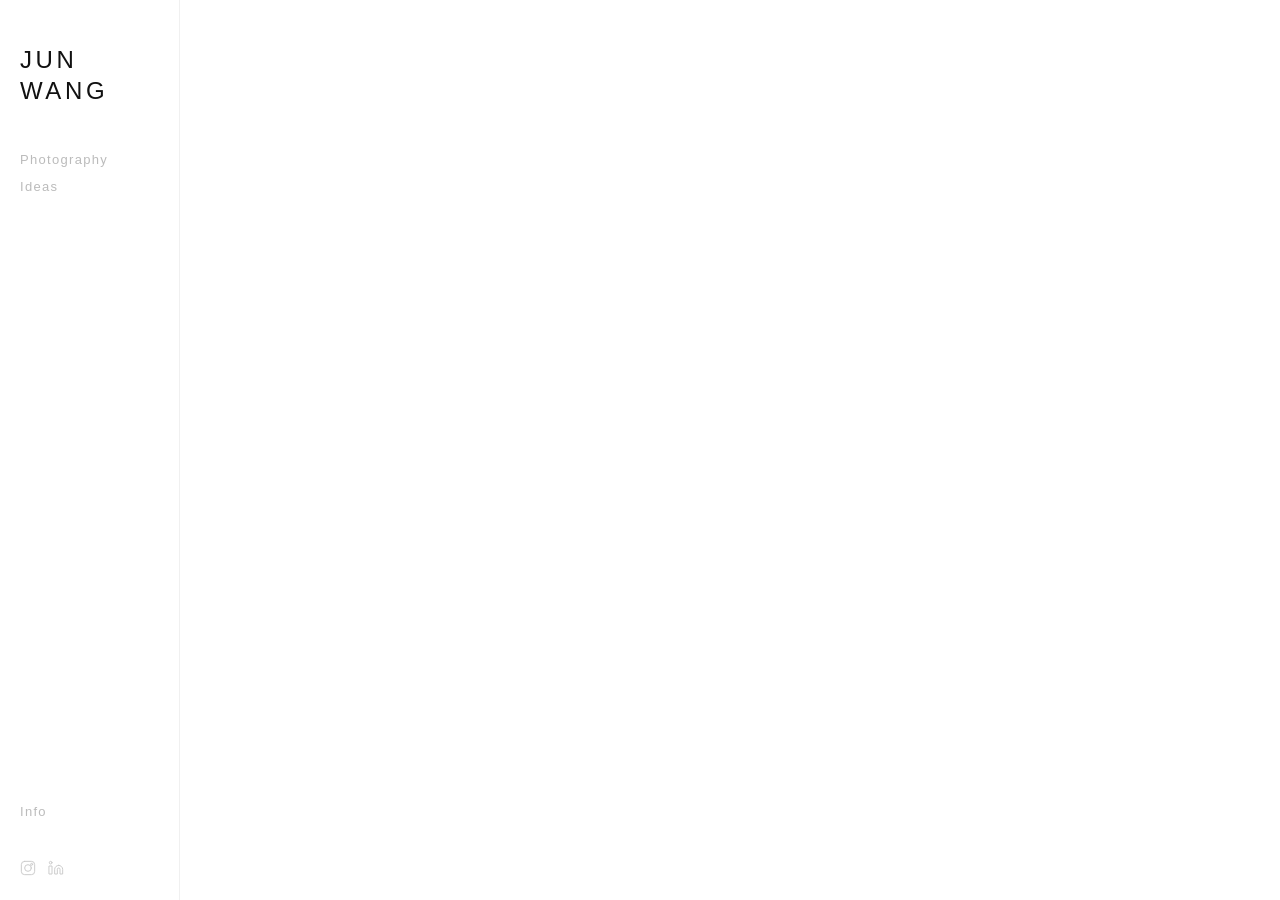
<file: index.html>
<!DOCTYPE html>
<html lang="en">
<head>
  <meta charset="UTF-8">
  <meta name="viewport" content="width=device-width, initial-scale=1.0">
  <title>Jun Wang</title>
  <meta property="og:title" content="Jun Wang — Photography">
  <meta property="og:type" content="website">
  <meta property="og:image" content="https://junwang.io/projects/cycles/photos-web/couples/1-DSCF2689-2.jpg">
  <meta name="twitter:card" content="summary_large_image">
  <link rel="stylesheet" href="style.css">
</head>
<body>
  <div class="layout">
    <div class="mobile-banner">
      <button class="hamburger" aria-label="Menu">
        <span></span><span></span><span></span>
      </button>
      <a href="index.html" class="site-name-mobile">Jun Wang</a>
    </div>

    <aside class="sidebar">
      <a href="index.html" class="site-name">Jun<br>Wang</a>

      <nav class="sidebar-nav">
        <div class="nav-group">
          <a href="#" class="nav-item projects-toggle">Photography</a>
          <div class="projects-dropdown">
            <a href="#cycles" class="sub-item" data-project="cycles">Cycles</a>
            <a href="#blank-out" class="sub-item" data-project="blank-out">Blank Out</a>
          </div>
        </div>
        <div class="nav-group">
          <a href="#" class="nav-item projects-toggle">Ideas</a>
          <div class="projects-dropdown">
            <a href="#education" class="sub-item" data-project="education">Education</a>
          </div>
        </div>

        <div class="nav-bottom">
          <a href="info.html" class="nav-item">Info</a>
        </div>
      </nav>

      <div class="sidebar-social">
        <a href="https://www.instagram.com/wang2hhhhh" target="_blank" rel="noopener" aria-label="Instagram">
          <svg width="16" height="16" viewBox="0 0 24 24" fill="none" stroke="currentColor" stroke-width="1.5" stroke-linecap="round" stroke-linejoin="round"><rect x="2" y="2" width="20" height="20" rx="5"/><circle cx="12" cy="12" r="5"/><circle cx="17.5" cy="6.5" r="1.5"/></svg>
        </a>
        <a href="https://www.linkedin.com/in/jun-wang-501159133" target="_blank" rel="noopener" aria-label="LinkedIn">
          <svg width="16" height="16" viewBox="0 0 24 24" fill="none" stroke="currentColor" stroke-width="1.5" stroke-linecap="round" stroke-linejoin="round"><path d="M16 8a6 6 0 0 1 6 6v7h-4v-7a2 2 0 0 0-4 0v7h-4v-7a6 6 0 0 1 6-6z"/><rect x="2" y="9" width="4" height="12"/><circle cx="4" cy="4" r="2"/></svg>
        </a>
      </div>
    </aside>

    <div class="sidebar-overlay"></div>

    <main class="main-content" id="project-content"></main>
  </div>

  <script>
    const projects = {
      cycles: {
        title: "Cycles",
        year: "",
        description: "Nothing is new under the sun \u2014 history only repeats itself in mysterious cycles. This project is my way of discovering and consolidating the cycles I fantasize about \u2014 from everyday repeating objects to the cycles we live through in our relationships, our bodies, and the systems around us.",
        series: [
          {
            name: "Relation",
            photos: [
              "projects/cycles/photos-web/couples/1-DSCF2689-2.jpg",
              "projects/cycles/photos-web/couples/2-DSCF2381.jpg",
              "projects/cycles/photos-web/couples/3-DSCF2013-2.jpg",
              "projects/cycles/photos-web/couples/4-DSCF2221-2.jpg",
              "projects/cycles/photos-web/couples/5-DSCF1830-2.jpg",
              "projects/cycles/photos-web/couples/6-DSCF2208-2.jpg"
            ]
          },
          {
            name: "Daily",
            photos: [
              "projects/cycles/photos-web/daily/DSCF3567-2.jpg",
              "projects/cycles/photos-web/daily/DSCF3573-2.jpg",
              "projects/cycles/photos-web/daily/DSCF3580-2.jpg",
              "projects/cycles/photos-web/daily/DSCF3588-2.jpg"
            ]
          },
          {
            name: "Self",
            photos: [
              "projects/cycles/photos-web/individual/1-DSCF2587-2.jpg",
              "projects/cycles/photos-web/individual/2-DSCF2739-2.jpg",
              "projects/cycles/photos-web/individual/3-DSCF2316-2.jpg",
              "projects/cycles/photos-web/individual/4-DSCF2743-2.jpg",
              "projects/cycles/photos-web/individual/5-DSCF2782-5.jpg",
              "projects/cycles/photos-web/individual/6-DSCF2977-2.jpg"
            ]
          },
          {
            name: "Sun",
            photos: [
              "projects/cycles/photos-web/sun/DSCF3458-2.jpg",
              "projects/cycles/photos-web/sun/DSCF3498-2.jpg",
              "projects/cycles/photos-web/sun/DSCF3522-2.jpg",
              "projects/cycles/photos-web/sun/DSCF3530-2.jpg"
            ]
          }
        ]
      },
      "blank-out": {
        title: "Blank Out",
        year: "",
        description: "",
        photos: [
          "projects/blank-out/photos-web/R0005862.JPG",
          "projects/blank-out/photos-web/R0005867.JPG",
          "projects/blank-out/photos-web/R0005868.JPG",
          "projects/blank-out/photos-web/R0005869.JPG",
          "projects/blank-out/photos-web/R0005870.JPG",
          "projects/blank-out/photos-web/R0005873.JPG",
          "projects/blank-out/photos-web/R0005876.JPG",
          "projects/blank-out/photos-web/R0005877.JPG",
          "projects/blank-out/photos-web/R0005878.JPG",
          "projects/blank-out/photos-web/R0005881.JPG",
          "projects/blank-out/photos-web/R0005909.JPG",
          "projects/blank-out/photos-web/R0005912.JPG",
          "projects/blank-out/photos-web/R0005914.JPG",
          "projects/blank-out/photos-web/R0005916.JPG",
          "projects/blank-out/photos-web/R0005917.JPG",
          "projects/blank-out/photos-web/R0005919.JPG",
          "projects/blank-out/photos-web/R0005920.JPG",
          "projects/blank-out/photos-web/R0005922.JPG",
          "projects/blank-out/photos-web/R0005924.JPG",
          "projects/blank-out/photos-web/R0005925.JPG"
        ]
      },
      // Ideas: a whole page shown inside the site, also openable on its own
      education: {
        title: "DumplingDash",
        year: "",
        description: "A system design game: build a food delivery app, one decision at a time.",
        embed: "ideas/education/dumplingdash.html"
      }
    };

    // Toggle each nav group's dropdown (Photography, Ideas)
    document.querySelectorAll('.projects-toggle').forEach(toggle => {
      toggle.addEventListener('click', (e) => {
        e.preventDefault();
        const isOpen = toggle.nextElementSibling.classList.toggle('open');
        toggle.classList.toggle('active', isOpen);
      });
    });

    // Render project
    function renderProject(key) {
      const project = projects[key];
      const container = document.getElementById('project-content');
      container.innerHTML = '';
      container.classList.toggle('has-embed', Boolean(project.embed));

      const header = document.createElement('div');
      header.className = 'project-header';
      const title = document.createElement('h2');
      title.className = 'project-title';
      title.textContent = project.title;
      header.appendChild(title);
      if (project.description) {
        const desc = document.createElement('p');
        desc.className = 'project-description';
        desc.textContent = project.description;
        header.appendChild(desc);
      }
      if (project.embed) {
        const fullPage = document.createElement('a');
        fullPage.className = 'project-link';
        fullPage.href = project.embed;
        fullPage.target = '_blank';
        fullPage.rel = 'noopener';
        fullPage.textContent = 'Open full page \u2197';
        header.appendChild(fullPage);
      }
      container.appendChild(header);

      if (project.embed) {
        const frame = document.createElement('iframe');
        frame.className = 'embed-frame';
        frame.src = project.embed;
        frame.title = project.title;
        container.appendChild(frame);
        return;
      }

      // Lightbox
      const lightbox = document.createElement('div');
      lightbox.className = 'lightbox';
      const lightboxImg = document.createElement('img');
      lightbox.appendChild(lightboxImg);
      lightbox.addEventListener('click', () => lightbox.classList.remove('active'));
      container.appendChild(lightbox);

      // Flat photo list: big stacked photos, no carousel
      if (project.photos) {
        const stack = document.createElement('div');
        stack.className = 'photo-stack';
        project.photos.forEach(src => {
          const img = document.createElement('img');
          img.src = src;
          img.alt = project.title;
          img.loading = 'lazy';
          img.addEventListener('click', () => {
            lightboxImg.src = src;
            lightbox.classList.add('active');
          });
          stack.appendChild(img);
        });
        container.appendChild(stack);
      }

      (project.series || []).forEach(series => {
        const section = document.createElement('div');
        section.className = 'series-section';

        const label = document.createElement('p');
        label.className = 'series-label';
        label.textContent = series.name;
        section.appendChild(label);

        const wrapper = document.createElement('div');
        wrapper.className = 'carousel-wrapper';

        const track = document.createElement('div');
        track.className = 'carousel-track';

        series.photos.forEach(src => {
          const img = document.createElement('img');
          img.src = src;
          img.alt = series.name;
          img.style.height = '300px';
          img.style.width = 'auto';
          img.style.flexShrink = '0';
          img.addEventListener('click', () => {
            lightboxImg.src = src;
            lightbox.classList.add('active');
          });
          track.appendChild(img);
        });

        const arrow = document.createElement('button');
        arrow.className = 'carousel-arrow';
        arrow.innerHTML = '&#8594;';
        arrow.addEventListener('click', () => {
          const maxScroll = track.scrollWidth - track.clientWidth;
          if (track.scrollLeft >= maxScroll - 1) {
            track.scrollTo({ left: 0, behavior: 'smooth' });
          } else {
            track.scrollBy({ left: 320, behavior: 'smooth' });
          }
        });

        wrapper.appendChild(track);
        wrapper.appendChild(arrow);
        section.appendChild(wrapper);
        container.appendChild(section);
      });
    }

    // Hamburger menu toggle
    const hamburger = document.querySelector('.hamburger');
    const sidebar = document.querySelector('.sidebar');
    const overlay = document.querySelector('.sidebar-overlay');

    hamburger.addEventListener('click', () => {
      sidebar.classList.toggle('open');
      overlay.classList.toggle('open');
    });

    overlay.addEventListener('click', () => {
      sidebar.classList.remove('open');
      overlay.classList.remove('open');
    });

    // Hash routing: each project has its own shareable URL (#cycles, #blank-out)
    function renderFromHash() {
      const key = decodeURIComponent(location.hash.slice(1));
      const project = projects[key];
      document.querySelectorAll('.sub-item').forEach(i =>
        i.classList.toggle('active', i.dataset.project === key));
      if (project) {
        renderProject(key);
        const group = document.querySelector(`.sub-item[data-project="${key}"]`).parentElement;
        group.classList.add('open');
        group.previousElementSibling.classList.add('active');
        document.title = 'Jun Wang — ' + project.title;
        document.getElementById('project-content').scrollTop = 0;
        window.scrollTo(0, 0);
      } else {
        const container = document.getElementById('project-content');
        container.innerHTML = '';
        container.classList.remove('has-embed');
        document.title = 'Jun Wang';
      }
    }

    // Close mobile sidebar after picking a project
    document.querySelectorAll('.sub-item').forEach(item => {
      item.addEventListener('click', () => {
        sidebar.classList.remove('open');
        overlay.classList.remove('open');
      });
    });

    window.addEventListener('hashchange', renderFromHash);
    renderFromHash();
  </script>
</body>
</html>
</file>
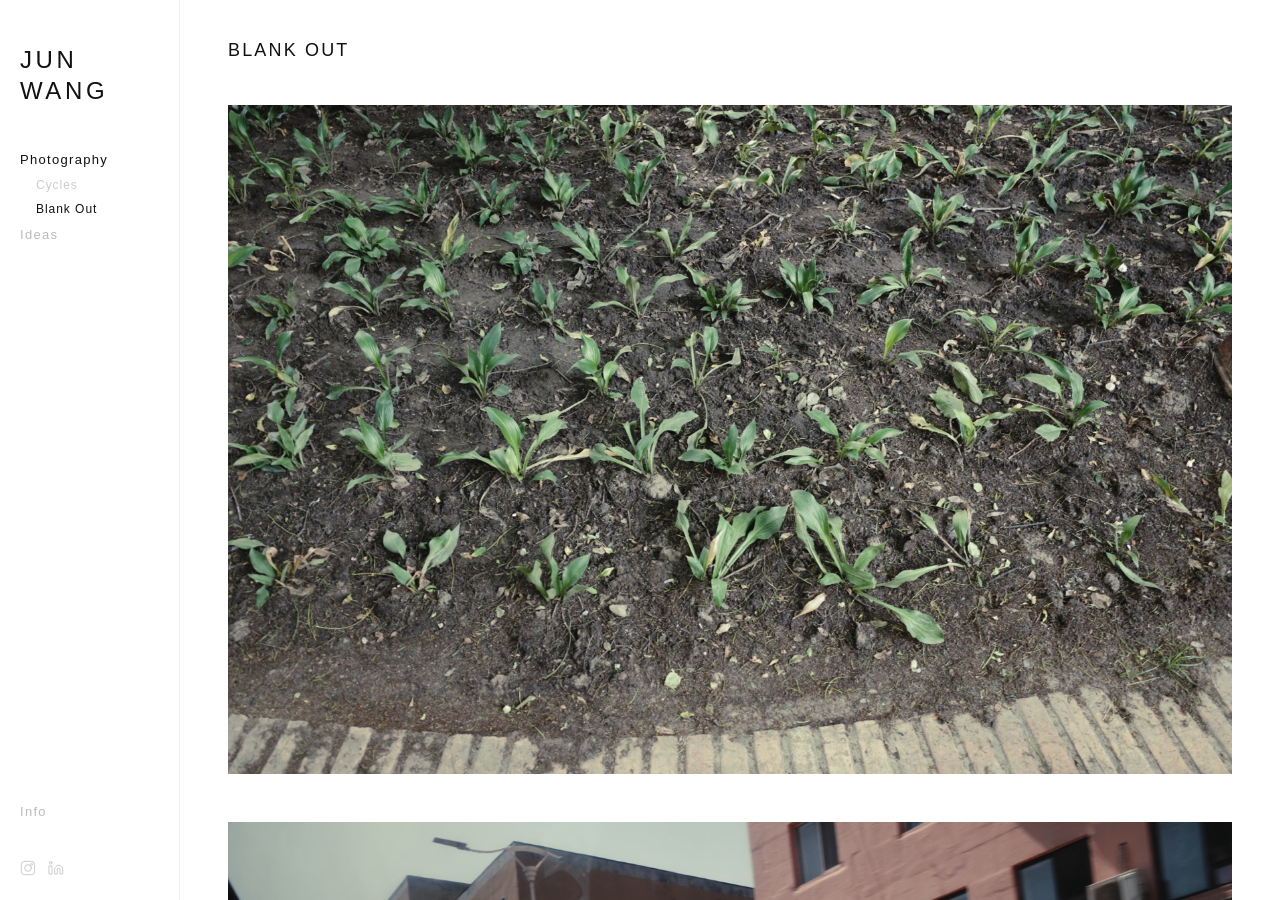
<file: blank-out/index.html>
<!DOCTYPE html>
<html lang="en">
<head>
  <meta charset="UTF-8">
  <title>Jun Wang — Blank Out</title>
  <link rel="canonical" href="https://junwang.io/blank-out/">
  <meta property="og:title" content="Blank Out — Jun Wang">
  <meta property="og:type" content="website">
  <meta property="og:url" content="https://junwang.io/blank-out/">
  <meta property="og:image" content="https://junwang.io/projects/blank-out/photos-web/R0005862.JPG">
  <meta name="twitter:card" content="summary_large_image">
  <meta http-equiv="refresh" content="0; url=/#blank-out">
  <script>location.replace('/#blank-out');</script>
</head>
<body></body>
</html>
</file>
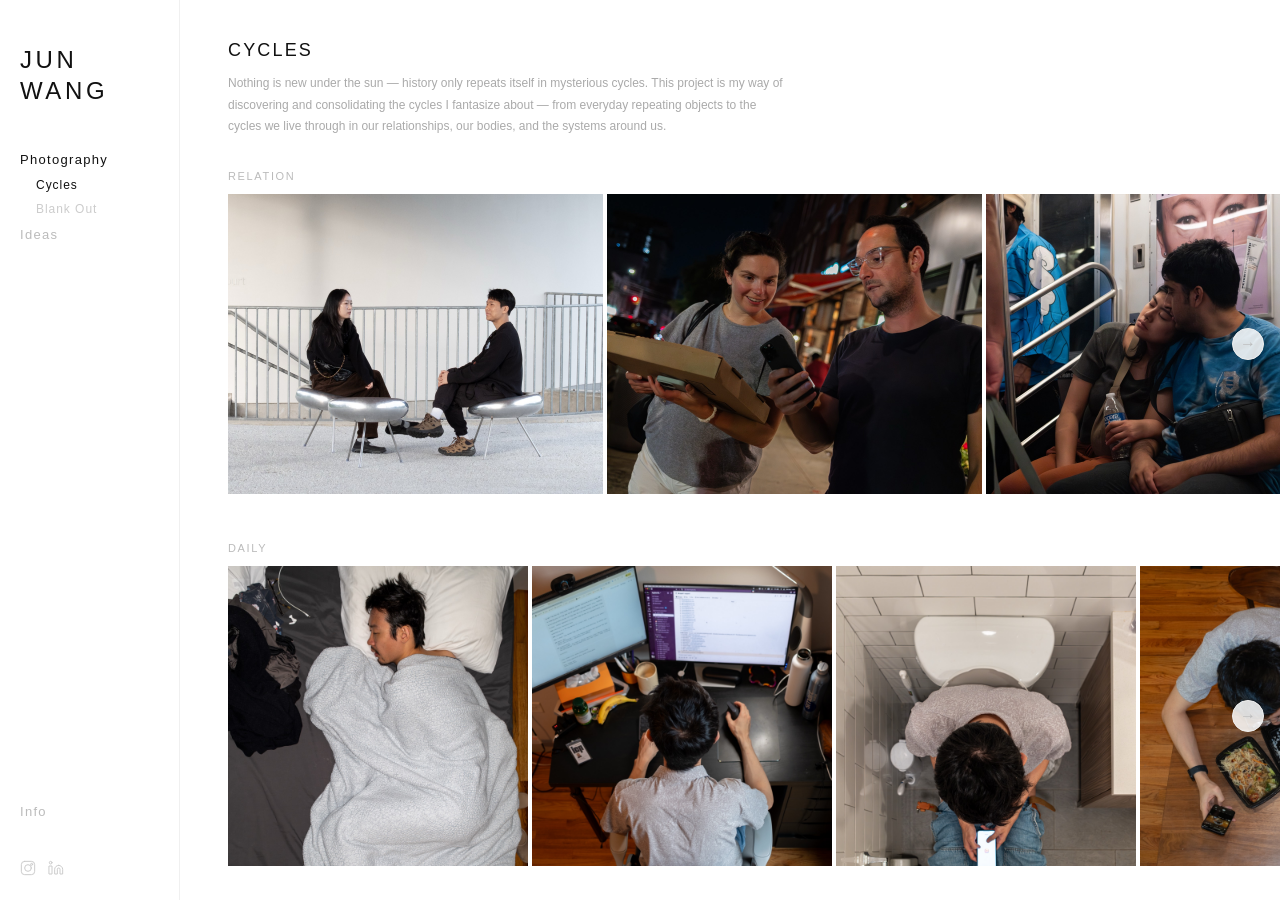
<file: cycles/index.html>
<!DOCTYPE html>
<html lang="en">
<head>
  <meta charset="UTF-8">
  <title>Jun Wang — Cycles</title>
  <link rel="canonical" href="https://junwang.io/cycles/">
  <meta property="og:title" content="Cycles — Jun Wang">
  <meta property="og:type" content="website">
  <meta property="og:url" content="https://junwang.io/cycles/">
  <meta property="og:image" content="https://junwang.io/projects/cycles/photos-web/couples/1-DSCF2689-2.jpg">
  <meta name="twitter:card" content="summary_large_image">
  <meta http-equiv="refresh" content="0; url=/#cycles">
  <script>location.replace('/#cycles');</script>
</head>
<body></body>
</html>
</file>
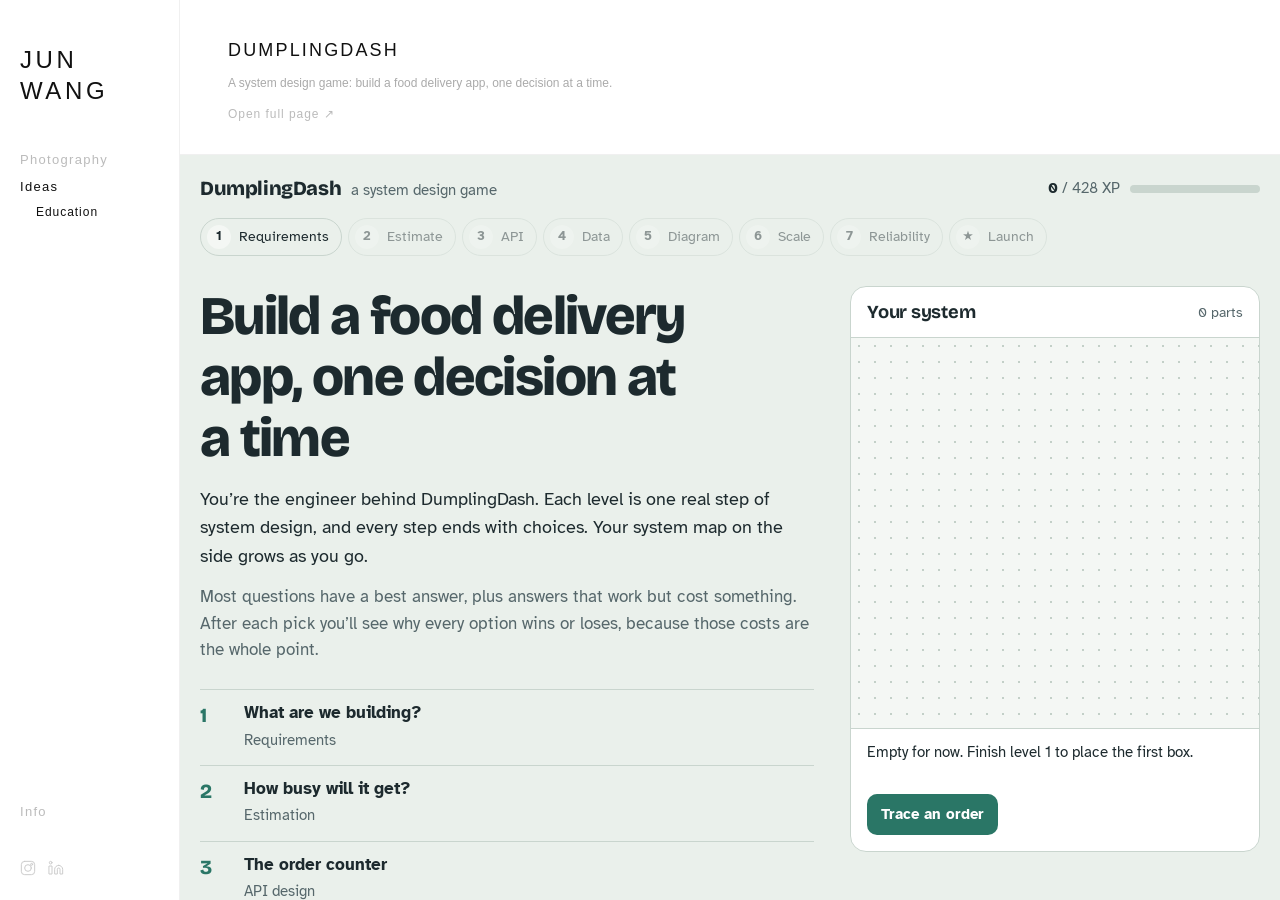
<file: ideas/education/index.html>
<!DOCTYPE html>
<html lang="en">
<head>
  <meta charset="UTF-8">
  <title>Jun Wang — Education</title>
  <link rel="canonical" href="https://junwang.io/ideas/education/">
  <meta property="og:title" content="DumplingDash: a system design game — Jun Wang">
  <meta property="og:type" content="website">
  <meta property="og:url" content="https://junwang.io/ideas/education/">
  <meta http-equiv="refresh" content="0; url=/#education">
  <script>location.replace('/#education');</script>
</head>
<body></body>
</html>
</file>
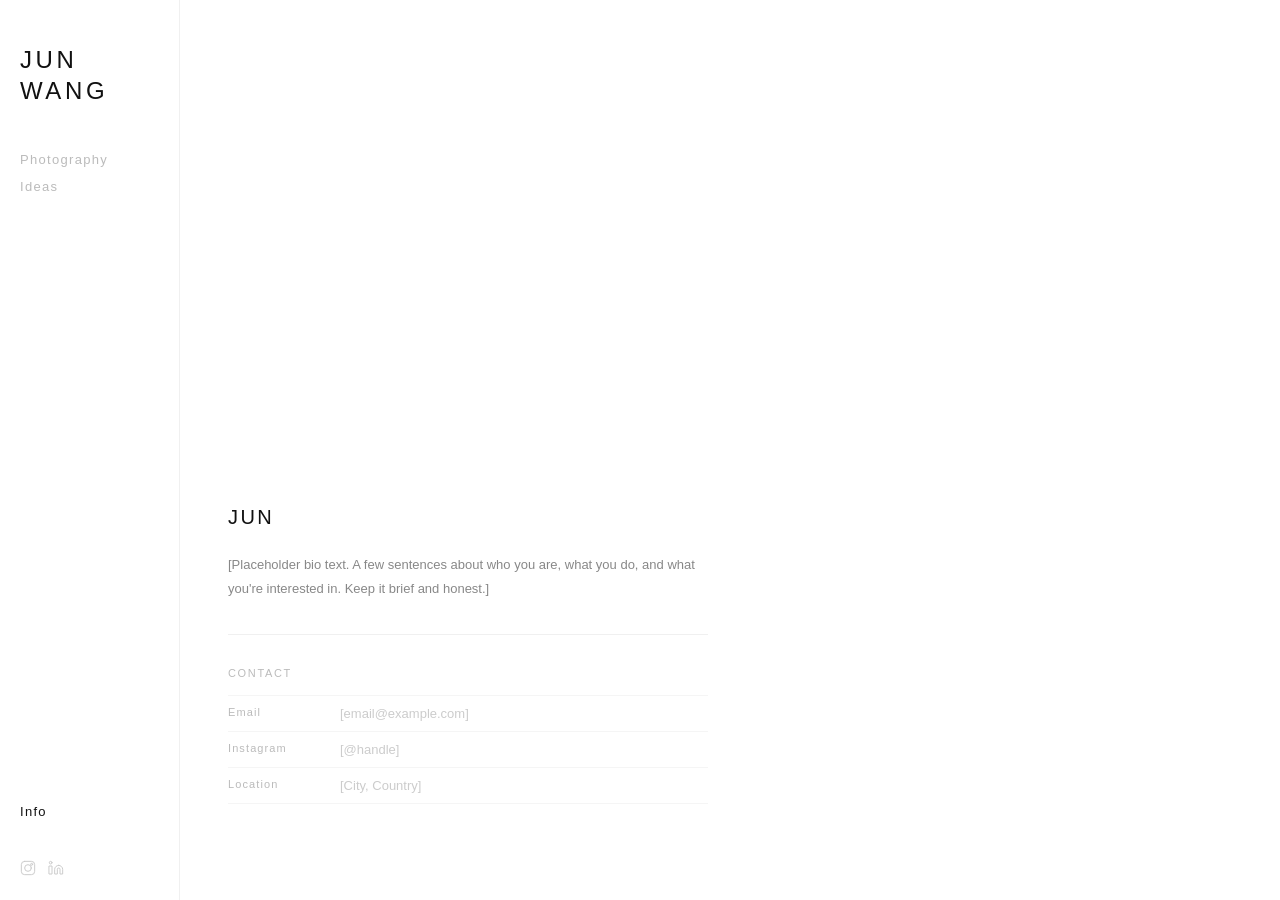
<file: info.html>
<!DOCTYPE html>
<html lang="en">
<head>
  <meta charset="UTF-8">
  <meta name="viewport" content="width=device-width, initial-scale=1.0">
  <title>Jun Wang — Info</title>
  <link rel="stylesheet" href="style.css">
</head>
<body>
  <div class="layout">
    <div class="mobile-banner">
      <button class="hamburger" aria-label="Menu">
        <span></span><span></span><span></span>
      </button>
      <a href="index.html" class="site-name-mobile">Jun Wang</a>
    </div>

    <aside class="sidebar">
      <a href="index.html" class="site-name">Jun<br>Wang</a>

      <nav class="sidebar-nav">
        <div class="nav-group">
          <a href="index.html" class="nav-item">Photography</a>
        </div>
        <div class="nav-group">
          <a href="index.html#education" class="nav-item">Ideas</a>
        </div>

        <div class="nav-bottom">
          <a href="info.html" class="nav-item active">Info</a>
        </div>
      </nav>

      <div class="sidebar-social">
        <a href="https://www.instagram.com/wang2hhhhh" target="_blank" rel="noopener" aria-label="Instagram">
          <svg width="16" height="16" viewBox="0 0 24 24" fill="none" stroke="currentColor" stroke-width="1.5" stroke-linecap="round" stroke-linejoin="round"><rect x="2" y="2" width="20" height="20" rx="5"/><circle cx="12" cy="12" r="5"/><circle cx="17.5" cy="6.5" r="1.5"/></svg>
        </a>
        <a href="https://www.linkedin.com/in/jun-wang-501159133" target="_blank" rel="noopener" aria-label="LinkedIn">
          <svg width="16" height="16" viewBox="0 0 24 24" fill="none" stroke="currentColor" stroke-width="1.5" stroke-linecap="round" stroke-linejoin="round"><path d="M16 8a6 6 0 0 1 6 6v7h-4v-7a2 2 0 0 0-4 0v7h-4v-7a6 6 0 0 1 6-6z"/><rect x="2" y="9" width="4" height="12"/><circle cx="4" cy="4" r="2"/></svg>
        </a>
      </div>
    </aside>

    <div class="sidebar-overlay"></div>

    <main class="info-content">
      <div class="info-text">
        <h1 class="info-name">Jun</h1>
        <p class="info-bio">[Placeholder bio text. A few sentences about who you are, what you do, and what you're interested in. Keep it brief and honest.]</p>
        <hr class="info-divider">
        <p class="info-section-label">Contact</p>
        <div class="contact-row">
          <span class="contact-label">Email</span>
          <span class="contact-value">[email@example.com]</span>
        </div>
        <div class="contact-row">
          <span class="contact-label">Instagram</span>
          <span class="contact-value">[@handle]</span>
        </div>
        <div class="contact-row">
          <span class="contact-label">Location</span>
          <span class="contact-value">[City, Country]</span>
        </div>
      </div>
    </main>
  </div>

  <script>
    const hamburger = document.querySelector('.hamburger');
    const sidebar = document.querySelector('.sidebar');
    const overlay = document.querySelector('.sidebar-overlay');

    hamburger.addEventListener('click', () => {
      sidebar.classList.toggle('open');
      overlay.classList.toggle('open');
    });

    overlay.addEventListener('click', () => {
      sidebar.classList.remove('open');
      overlay.classList.remove('open');
    });
  </script>
</body>
</html>
</file>
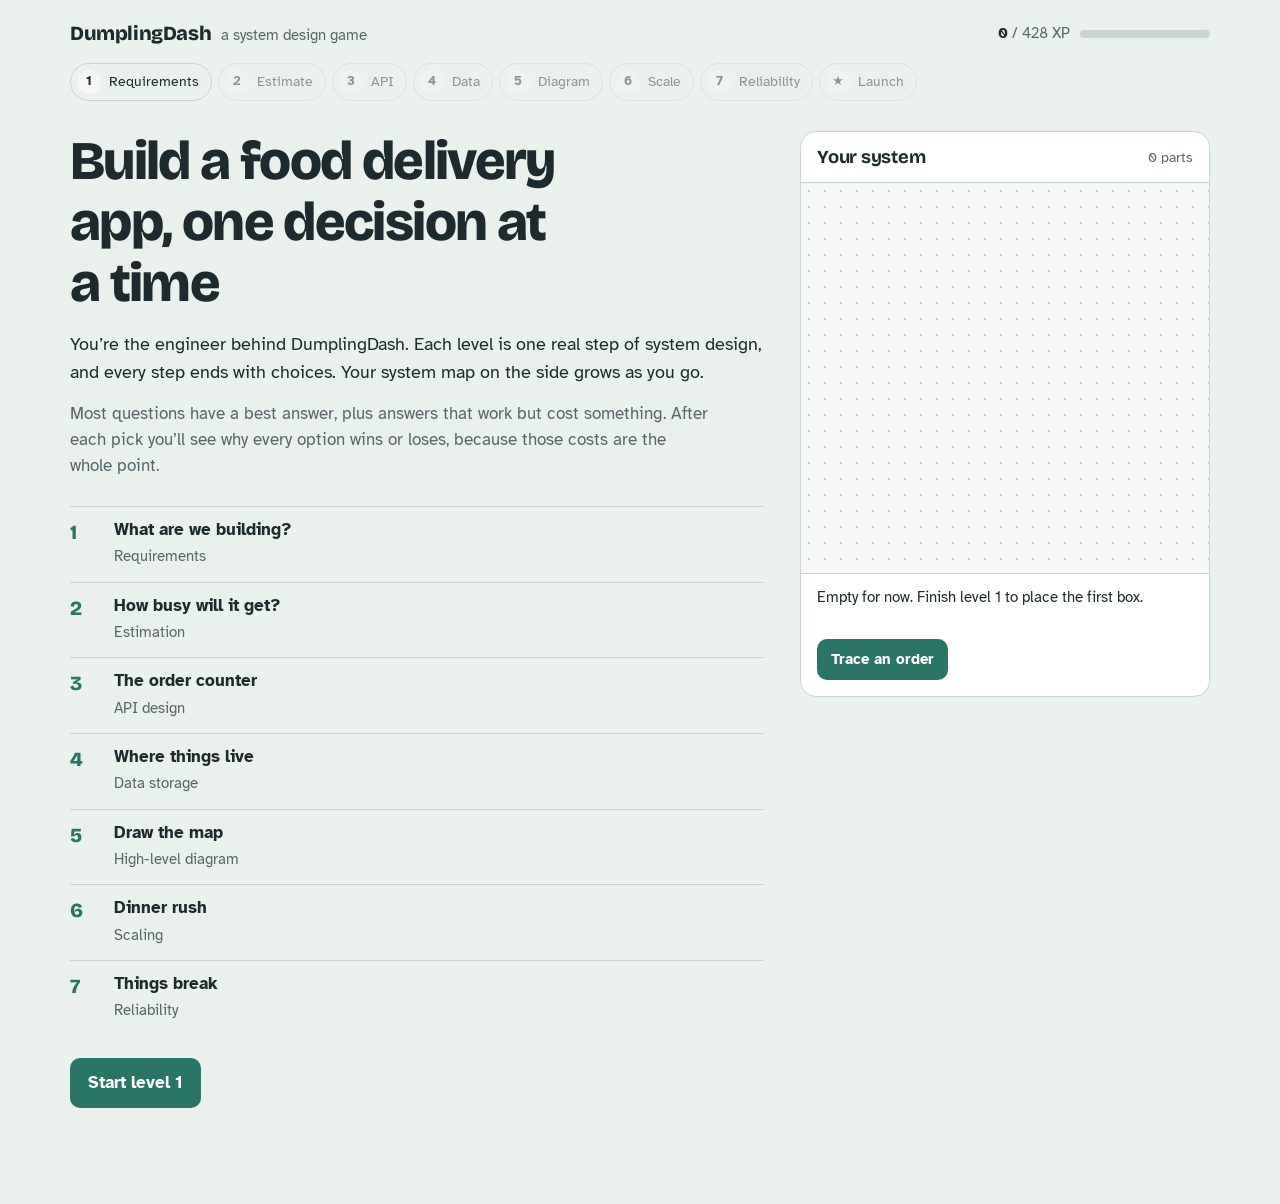
<file: ideas/education/dumplingdash.html>
<!DOCTYPE html>
<html lang="en">
<head>
<meta charset="utf-8">
<meta name="viewport" content="width=device-width, initial-scale=1, viewport-fit=cover">
<title>DumplingDash: a system design game</title>
<link rel="preconnect" href="https://fonts.googleapis.com">
<link rel="preconnect" href="https://fonts.gstatic.com" crossorigin>
<link href="https://fonts.googleapis.com/css2?family=Atkinson+Hyperlegible:wght@400;700&family=Bricolage+Grotesque:opsz,wght@12..96,600;12..96,700;12..96,800&display=swap" rel="stylesheet">
<style>
:root{
  --bg:#EAF0EB; --surface:#FFFFFF; --surface-2:#F4F7F4; --ink:#1D2A2E; --muted:#56676B; --line:#C9D5CE;
  --jade:#2A7666; --on-jade:#FFFFFF; --jade-soft:#D5EAE2;
  --saffron:#C98A10; --saffron-soft:#FBEFD2;
  --bad:#B23B2F; --bad-soft:#F7DFDB;
  --dot:#C3D0C8;
  color-scheme:light;
  box-sizing:border-box;
  padding-top:env(safe-area-inset-top,0px);
  padding-bottom:env(safe-area-inset-bottom,0px);
}
@media (prefers-color-scheme:dark){
  :root:not([data-theme="light"]){
    --bg:#10181B; --surface:#17242A; --surface-2:#1D2D33; --ink:#E3ECE8; --muted:#9BAFAA; --line:#2E434A;
    --jade:#5FBCA6; --on-jade:#0D1D19; --jade-soft:#1C3A34;
    --saffron:#F0BE4A; --saffron-soft:#372F1C;
    --bad:#EE8B7F; --bad-soft:#3D2321;
    --dot:#26383E;
    color-scheme:dark;
  }
}
:root[data-theme="dark"]{
  --bg:#10181B; --surface:#17242A; --surface-2:#1D2D33; --ink:#E3ECE8; --muted:#9BAFAA; --line:#2E434A;
  --jade:#5FBCA6; --on-jade:#0D1D19; --jade-soft:#1C3A34;
  --saffron:#F0BE4A; --saffron-soft:#372F1C;
  --bad:#EE8B7F; --bad-soft:#3D2321;
  --dot:#26383E;
  color-scheme:dark;
}
html{scroll-padding-top:env(safe-area-inset-top,0px)}
*,*::before,*::after{box-sizing:inherit}
body{margin:0;background:var(--bg);color:var(--ink);font-family:"Atkinson Hyperlegible","Segoe UI",system-ui,-apple-system,sans-serif;font-size:17px;line-height:1.55;-webkit-font-smoothing:antialiased}
h1,h2,h3{font-family:"Bricolage Grotesque","Avenir Next","Segoe UI",system-ui,sans-serif;line-height:1.12;letter-spacing:-0.012em;margin:0}
p{margin:0}
code,pre{font-family:ui-monospace,"SF Mono",Menlo,Consolas,monospace}
code{font-size:.88em;background:var(--surface-2);border:1px solid var(--line);border-radius:5px;padding:1px 5px;white-space:nowrap}
pre{background:var(--surface-2);border:1px solid var(--line);border-radius:10px;padding:14px 16px;font-size:.86rem;line-height:1.6;overflow-x:auto;margin:12px 0 0}
pre code{background:none;border:0;padding:0;white-space:pre;font-size:inherit}
button{font:inherit;color:inherit}
:focus-visible{outline:3px solid var(--jade);outline-offset:2px}

/* top bar */
.top{max-width:1180px;margin:0 auto;padding:18px 20px 0;display:flex;align-items:center;justify-content:space-between;gap:12px 20px;flex-wrap:wrap}
.brand{display:flex;align-items:baseline;gap:10px;flex-wrap:wrap}
.brand b{font-family:"Bricolage Grotesque",system-ui,sans-serif;font-weight:800;font-size:1.25rem;letter-spacing:-0.02em}
.brand span{color:var(--muted);font-size:.95rem}
.xp{display:flex;align-items:center;gap:10px;font-size:.92rem;color:var(--muted)}
.xp strong{color:var(--ink)}
.xp-bar{width:130px;height:8px;background:var(--line);border-radius:4px;overflow:hidden}
.xp-fill{height:100%;background:var(--saffron);width:0;transition:width .5s ease}

/* level track: a real sequence, so numbered */
.track{max-width:1180px;margin:14px auto 0;padding:0 20px;overflow-x:auto}
.track ol{display:flex;gap:6px;list-style:none;margin:0;padding:0 0 8px;min-width:max-content}
.track button{display:flex;align-items:center;gap:8px;background:transparent;border:1.5px solid var(--line);border-radius:999px;padding:6px 12px 6px 6px;cursor:pointer;font-size:.88rem;white-space:nowrap}
.track button .n{display:inline-grid;place-items:center;width:24px;height:24px;border-radius:50%;background:var(--surface-2);font-weight:700;font-size:.8rem}
.track button.done{border-color:var(--jade)}
.track button.done .n{background:var(--jade);color:var(--on-jade)}
.track button.current{border-color:var(--ink);background:var(--surface)}
.track button:disabled{opacity:.45;cursor:not-allowed}

/* layout */
.app{max-width:1180px;margin:0 auto;padding:22px 20px 96px;display:grid;grid-template-columns:minmax(0,1fr) 410px;gap:36px;align-items:start}
main{min-width:0;max-width:700px}
aside{position:sticky;top:calc(14px + env(safe-area-inset-top,0px))}

/* intro */
.intro h1{font-size:clamp(2.1rem,5vw,3.4rem);font-weight:800;letter-spacing:-0.03em;max-width:15ch}
.intro .lede{font-size:1.15rem;margin-top:16px;max-width:58ch}
.intro .how{margin-top:14px;color:var(--muted);max-width:58ch}
.steps{margin:26px 0 0;padding:0;list-style:none;counter-reset:s;display:grid;gap:2px}
.steps li{counter-increment:s;display:grid;grid-template-columns:34px 1fr;gap:10px;padding:10px 0;border-top:1px solid var(--line)}
.steps li::before{content:counter(s);font-family:"Bricolage Grotesque",system-ui,sans-serif;font-weight:800;font-size:1.25rem;color:var(--jade)}
.steps li b{display:block}
.steps li span{color:var(--muted);font-size:.95rem}

/* level */
.lvl-meta{color:var(--muted);font-size:.95rem}
.lvl-head h1{font-size:clamp(1.8rem,4vw,2.6rem);font-weight:800;margin-top:6px;letter-spacing:-0.025em}
.story{margin-top:18px;background:var(--saffron-soft);border-left:4px solid var(--saffron);border-radius:0 12px 12px 0;padding:14px 18px;font-size:1.05rem}
.lessons{margin-top:26px}
.lessons h2,.challenges h2,.after h2{font-size:1.3rem;font-weight:700}
.lesson{padding:16px 0;border-top:1px solid var(--line)}
.lesson:first-of-type{margin-top:10px}
.lesson h3{font-size:1.12rem;font-weight:700}
.lesson p{margin-top:6px}
.analogy{margin-top:10px;background:var(--jade-soft);border-radius:10px;padding:10px 14px;font-size:.97rem}
.analogy b{margin-right:4px}

.challenges{margin-top:30px}
.challenge{margin-top:14px;background:var(--surface);border:1px solid var(--line);border-top:4px solid var(--jade);border-radius:6px 6px 14px 14px;padding:18px 20px 20px}
.challenge:focus{outline:none}
.c-count{font-size:.85rem;color:var(--muted)}
.q{font-weight:700;font-size:1.08rem;margin-top:4px}
.opts{margin-top:12px;display:grid;gap:10px}
.opt{display:block;width:100%;text-align:left;background:var(--surface-2);border:1.5px solid var(--line);border-radius:10px;padding:12px 14px;cursor:pointer;line-height:1.45}
button.opt:hover{border-color:var(--jade)}
.opt.answered{cursor:default}
.opt.g-best{border-color:var(--jade);background:var(--jade-soft)}
.opt.g-ok{border-color:var(--saffron);background:var(--saffron-soft)}
.opt.g-bad{opacity:.85}
.opt.chosen.g-bad{border-color:var(--bad);background:var(--bad-soft);opacity:1}
.opt.chosen{box-shadow:0 0 0 2px var(--ink) inset}
.verdict{display:flex;gap:8px;flex-wrap:wrap;align-items:center;margin-top:8px;font-size:.85rem;font-weight:700}
.pill{border-radius:999px;padding:2px 10px;border:1.5px solid currentColor}
.g-best .pill.grade{color:var(--jade)}
.g-ok .pill.grade{color:var(--saffron)}
.g-bad .pill.grade{color:var(--bad)}
.pill.you{background:var(--ink);color:var(--surface);border-color:var(--ink)}
.why{margin-top:6px;font-size:.96rem}
.gain{margin-top:12px;font-weight:700;color:var(--saffron)}

.chips{display:flex;flex-wrap:wrap;gap:8px;margin-top:12px}
.chip{border:1.5px solid var(--line);background:var(--surface-2);border-radius:999px;padding:8px 14px;cursor:pointer;text-align:left}
.chip[aria-pressed="true"]{background:var(--jade);border-color:var(--jade);color:var(--on-jade)}
.chip:hover{border-color:var(--jade)}
.res{list-style:none;padding:0;margin:12px 0 0;display:grid;gap:8px}
.res li{display:grid;grid-template-columns:26px 1fr;gap:8px;padding:10px 12px;border-radius:10px;background:var(--surface-2);border:1.5px solid var(--line)}
.res li.right{border-color:var(--jade)}
.res li.wrong{border-color:var(--bad);background:var(--bad-soft)}
.res .mark{font-weight:800;font-size:1.05rem;line-height:1.3}
.res li.right .mark{color:var(--jade)}
.res li.wrong .mark{color:var(--bad)}
.res .tag{font-size:.8rem;font-weight:700;border-radius:999px;padding:1px 8px;margin-left:6px;border:1.5px solid var(--muted);color:var(--muted);white-space:nowrap}
.res small{display:block;margin-top:3px;font-size:.93rem}

.slots{margin:12px 0 0;padding-left:1.6em;display:grid;gap:6px}
.slots li{padding:8px 12px;border-radius:8px;background:var(--jade-soft);border:1.5px solid var(--jade)}
.slots li.empty{background:transparent;border:1.5px dashed var(--line);color:var(--muted)}
.pool{display:grid;gap:8px;margin-top:14px}
.step{display:block;width:100%;text-align:left;background:var(--surface-2);border:1.5px solid var(--line);border-radius:10px;padding:10px 14px;cursor:pointer}
.step:hover{border-color:var(--jade)}
.step.shake{border-color:var(--bad);animation:shake .4s}
@keyframes shake{20%,60%{transform:translateX(-6px)}40%,80%{transform:translateX(6px)}}
.hint{margin-top:10px;font-size:.93rem;color:var(--muted);min-height:1.4em}
.hint.warn{color:var(--bad)}

.btn{display:inline-flex;align-items:center;gap:8px;background:var(--jade);color:var(--on-jade);border:0;border-radius:10px;padding:12px 18px;font-weight:700;cursor:pointer}
.btn:disabled{opacity:.4;cursor:not-allowed}
.btn.ghost{background:transparent;color:var(--jade);border:1.5px solid var(--jade)}
.row{display:flex;gap:10px;flex-wrap:wrap;align-items:center;margin-top:14px}
.after{margin-top:30px;padding-top:18px;border-top:1px solid var(--line)}
.after p{margin-top:8px}
.foot{margin-top:28px;display:flex;gap:12px;align-items:center;flex-wrap:wrap}
.foot .note{color:var(--muted);font-size:.93rem}

/* final */
.rank{margin-top:22px;display:flex;gap:18px;align-items:center;flex-wrap:wrap;background:var(--surface);border:1px solid var(--line);border-radius:14px;padding:18px 20px}
.rank .big{font-family:"Bricolage Grotesque",system-ui,sans-serif;font-weight:800;font-size:2.4rem;line-height:1;color:var(--saffron)}
.rank b{font-size:1.15rem}
.final h2{margin-top:32px;font-size:1.35rem}
.tbl{overflow-x:auto;margin-top:12px}
table{border-collapse:collapse;width:100%;min-width:520px;font-size:.95rem}
th,td{text-align:left;padding:10px 12px;border-bottom:1px solid var(--line);vertical-align:top}
th{font-family:"Bricolage Grotesque",system-ui,sans-serif;font-weight:700}
td:first-child{font-weight:700}

/* system map panel */
.panel{background:var(--surface);border:1px solid var(--line);border-radius:16px;overflow:hidden}
.panel summary{list-style:none;cursor:pointer;display:flex;justify-content:space-between;align-items:center;gap:10px;padding:14px 16px;border-bottom:1px solid var(--line)}
.panel summary::-webkit-details-marker{display:none}
.panel summary h2{font-size:1.15rem;font-weight:700}
.panel summary span{color:var(--muted);font-size:.9rem}
.map{background-color:var(--surface-2);background-image:radial-gradient(var(--dot) 1.1px,transparent 1.3px);background-size:16px 16px;padding:12px}
.map svg{display:block;width:100%;height:auto}
.node{opacity:0;transition:opacity .4s}
.node.on{opacity:1}
.node .box{fill:var(--surface);stroke:var(--ink);stroke-width:1.4}
.node .stack{fill:var(--surface);stroke:var(--muted);stroke-width:1.2;opacity:0;transition:opacity .4s}
.node.multi .stack{opacity:1}
.nlabel{font:700 12.5px "Atkinson Hyperlegible",system-ui,sans-serif;fill:var(--ink);text-anchor:middle}
.nsub{font:400 10.5px "Atkinson Hyperlegible",system-ui,sans-serif;fill:var(--muted);text-anchor:middle}
.node.pop{animation:pop .7s cubic-bezier(.2,1.5,.4,1)}
.node.pop .box{stroke:var(--jade);stroke-width:2.4}
.node,.node .box{transform-box:fill-box;transform-origin:center}
@keyframes pop{0%{opacity:0;transform:scale(.6)}100%{opacity:1;transform:scale(1)}}
.node.lit .box{fill:var(--saffron-soft);stroke:var(--saffron);stroke-width:2.4}
.edge{stroke:var(--muted);stroke-width:1.4;fill:none;opacity:0;transition:opacity .6s}
.edge.on{opacity:1}
.edge.dash{stroke-dasharray:4 4}
.scale{opacity:0;transition:opacity .5s}
.scale.on{opacity:1}
.scale rect{fill:var(--saffron-soft);stroke:var(--saffron);stroke-dasharray:4 3}
.scale .t1{font:700 11.5px "Atkinson Hyperlegible",sans-serif;fill:var(--ink)}
.scale .t2{font:400 11px "Atkinson Hyperlegible",sans-serif;fill:var(--ink)}
#dot{fill:var(--saffron);stroke:var(--surface);stroke-width:2;opacity:0}
.panel-foot{padding:12px 16px 16px;border-top:1px solid var(--line)}
.trace-cap{font-size:.93rem;min-height:2.9em}
.panel-foot .btn{margin-top:10px;padding:9px 14px;font-size:.92rem}

/* toast */
.toast-wrap{position:fixed;left:0;right:0;bottom:0;padding:0 16px calc(18px + env(safe-area-inset-bottom,0px));display:flex;justify-content:center;pointer-events:none;z-index:20}
.toast{background:var(--ink);color:var(--surface);border-radius:12px;padding:12px 18px;max-width:520px;font-weight:700;box-shadow:0 8px 30px rgba(0,0,0,.25);opacity:0;transform:translateY(16px);transition:opacity .3s,transform .3s}
.toast.show{opacity:1;transform:none}

@media (max-width:920px){
  .app{grid-template-columns:1fr;gap:22px}
  aside{position:static;order:-1}
  main{max-width:none}
  body{font-size:16px}
}
@media (prefers-reduced-motion:reduce){
  *{animation:none!important;transition:none!important}
}
</style>
</head>
<body>

<header class="top">
  <div class="brand"><b>DumplingDash</b><span>a system design game</span></div>
  <div class="xp" aria-live="polite"><span><strong id="xpNow">0</strong> / <span id="xpMax">0</span> XP</span><div class="xp-bar" aria-hidden="true"><div class="xp-fill" id="xpFill"></div></div></div>
</header>
<nav class="track" aria-label="Levels"><ol id="track"></ol></nav>

<div class="app">
  <main id="main" tabindex="-1"></main>
  <aside>
    <details class="panel" open>
      <summary><h2>Your system</h2><span id="partCount">0 parts</span></summary>
      <div class="map"><svg id="map" viewBox="0 0 420 400" role="img" aria-label="Architecture diagram that grows as you finish levels"></svg></div>
      <div class="panel-foot">
        <p class="trace-cap" id="traceCap" aria-live="polite"></p>
        <button class="btn" id="traceBtn" data-act="trace" hidden>Trace an order</button>
      </div>
    </details>
  </aside>
</div>
<div class="toast-wrap"><div class="toast" id="toast" role="status"></div></div>

<script>
/* ---------- content ---------- */
const LEVELS = [
{
  id:'req', title:'What are we building?', step:'Requirements',
  story:'Mrs. Lin’s dumpling shop is a hit. She wants an app where people can order delivery from her and 200 other neighborhood restaurants. You’re the engineer. Before drawing a single box, you ask questions.',
  lessons:[
    {t:'Features: what it does', b:'Start by listing the actions people take. These are the verbs: a customer <b>browses</b> menus, <b>places</b> an order, <b>pays</b>. Engineers call these functional requirements.', e:'Listing the rooms before you build a house: kitchen, bedroom, bathroom.'},
    {t:'Qualities: how well it does it', b:'Next, decide what “good” means. Fast? Always on? Never wrong about money? These are non-functional requirements, and they drive most of the big design choices later.', e:'The house should be warm, quiet and not fall down. Nobody lists that as a room, but it changes how you build every room.'},
    {t:'Version 1 is small on purpose', b:'Every feature costs time to build and is one more thing that can break. Pick the smallest set that lets a real customer get real dumplings.', e:'A food truck with five dishes comes before the restaurant with fifty.'}
  ],
  challenges:[
    {id:'req1', type:'multi', q:'Pick the features for version 1. Only what’s needed for the first real order.', items:[
      {t:'Browse restaurants and menus', core:true, why:'No menu, no order.'},
      {t:'Place an order', core:true, why:'This is the whole point.'},
      {t:'Pay by card', core:true, why:'Restaurants need to get paid.'},
      {t:'See order status (received, cooking, on the way)', core:true, why:'Without it, customers phone the restaurant asking where their food is.'},
      {t:'Live map of the driver', core:false, why:'Lovely, but every driver’s phone must send GPS every few seconds. That’s a whole system of its own.'},
      {t:'Loyalty points', core:false, why:'Brings customers back, but first you need customers.'},
      {t:'Reviews and ratings', core:false, why:'Useful once there are enough orders to review.'},
      {t:'AI dish recommendations', core:false, why:'Needs order history you don’t have yet.'}
    ]},
    {id:'req2', type:'single', q:'A customer pays for dinner. Which problem is worse?', options:[
      {t:'Payment takes 2 seconds instead of half a second.', g:'bad', why:'Annoying, but they still get dinner and pay the right amount.'},
      {t:'The customer is charged twice.', g:'best', why:'For money, being correct matters more than being fast. Remember this: it will shape your database and your API.'}
    ]},
    {id:'req3', type:'single', q:'Now the menu screen. What matters more there?', options:[
      {t:'It loads instantly, even if a price is a minute out of date.', g:'best', why:'People browse a lot, and a slow menu loses them. A slightly old price is fine as long as you double-check it when they pay. You’ll build exactly that in level 6.'},
      {t:'Every price is exact to the second, even if the page takes 4 seconds.', g:'bad', why:'Exact is nice, but people leave slow apps. You can check the exact price later, at checkout.'}
    ]}
  ],
  unlock:'New in your system: the customer app. Every system starts with a person holding something.'
},
{
  id:'est', title:'How busy will it get?', step:'Estimation',
  story:'Mrs. Lin’s investor says: “Plan for 1 million customers.” Is that a lot? Before you choose any technology, you grab a napkin and do some rough math.',
  lessons:[
    {t:'Napkin math', b:'You don’t need exact numbers. You need to know roughly how big the problem is: 10 people or 10 million.', e:'Planning a party. Ten guests means your kitchen. A thousand guests means renting a hall. Same party, different plan.'},
    {t:'A day has about 100,000 seconds', b:'It’s really 86,400, but 100,000 makes the math easy. So 100,000 things a day is about 1 thing per second.', e:'Round on purpose. Being off by 15% doesn’t change the design. Being off by 100× does.'},
    {t:'Plan for the rush, not the average', b:'Everyone orders dinner around the same time. A common rule of thumb: the busiest moment is about 10× the average.', e:'A highway is empty at 3 a.m. and jammed at 5 p.m. You build lanes for 5 p.m.'}
  ],
  challenges:[
    {id:'est1', type:'single', q:'1 million customers. About 1 in 10 orders on any given day. How many orders a day?', options:[
      {t:'10,000', g:'bad', why:'That would be 1 in 100.'},
      {t:'100,000', g:'best', why:'1,000,000 ÷ 10 = 100,000 orders a day.'},
      {t:'1,000,000', g:'bad', why:'That’s every customer ordering every single day. The dumplings are good, but not that good.'}
    ]},
    {id:'est2', type:'single', q:'100,000 orders a day. About how many orders per second at the dinner rush?', options:[
      {t:'About 1', g:'ok', why:'That’s the average (100,000 orders ÷ about 100,000 seconds). The rush is busier.'},
      {t:'About 10', g:'best', why:'About 1 per second on average, times 10 for the rush. Surprise: that’s small. One ordinary database can handle thousands of saves per second. Don’t over-build.'},
      {t:'About 10,000', g:'bad', why:'Far too high. Designing for it would cost a fortune you don’t need to spend.'}
    ]},
    {id:'est3', type:'single', q:'For every order, a customer opens about 20 menu pages. What does that tell you?', options:[
      {t:'The app mostly reads (looks at) data, so make reading fast.', g:'best', why:'About 200 menu views a second at the rush, versus 10 orders. Systems that read far more than they write love caches. Hold on to this for level 6.'},
      {t:'The app mostly writes (saves) data, so make saving fast.', g:'bad', why:'Saving happens once per order. Looking happens 20 times.'},
      {t:'Nothing. A page is a page.', g:'bad', why:'The reading-to-writing ratio is one of the most useful numbers in system design. It tells you where to spend your effort.'}
    ]}
  ],
  unlock:'New on your map: a traffic estimate. Every later choice gets checked against it.'
},
{
  id:'api', title:'The order counter', step:'API design',
  story:'The app on the phone and the server in the cloud need a shared language. Before writing any server code, you decide exactly what the app is allowed to ask for.',
  lessons:[
    {t:'An API is the order counter', b:'The phone app can’t reach into the server’s database. It can only ask for things the server offers. That list of offers is the API.', e:'At a restaurant you don’t walk into the kitchen. You order from the counter menu, and the kitchen decides how to cook it.'},
    {t:'Nouns and verbs', b:'Most web APIs follow a style called REST. Each URL names a thing (a noun), and the method is the action: <code>GET</code> looks, <code>POST</code> creates, <code>PATCH</code> changes part of it, <code>DELETE</code> removes.', e:'“Show me order 1042” becomes <code>GET /orders/1042</code>.'},
    {t:'Asking twice should be safe', b:'Networks drop and phones retry. A good API makes repeating a request harmless. The engineering word for this is idempotent.', e:'Pressing the elevator button five times still brings one elevator.'}
  ],
  challenges:[
    {id:'api1', type:'single', q:'A customer opens Mrs. Lin’s menu. Which request should the app send?', options:[
      {t:'<code>GET /restaurants/42/menu</code>', g:'best', why:'Looking at something is a GET, and the URL names the thing. Bonus: GET requests can be cached, which will matter a lot in level 6.'},
      {t:'<code>POST /getMenu?restaurant=42</code>', g:'ok', why:'It would work, but POST means “create something”. Caches and other engineers will treat it as a change, not a read.'},
      {t:'<code>DELETE /restaurants/42</code>', g:'bad', why:'That removes Mrs. Lin’s restaurant. She would like a word.'}
    ]},
    {id:'api2', type:'single', q:'The customer taps “Place order”. Which request?', options:[
      {t:'<code>POST /orders</code>, with the items and payment details in the request body', g:'best', why:'Creating a new order is a POST to the orders collection. The details travel in the body, not the URL.'},
      {t:'<code>GET /orders?items=dumplings,soup</code>', g:'bad', why:'A GET must never change anything. Browsers, caches and retries feel free to repeat GETs, so you could get surprise extra orders.'},
      {t:'<code>PATCH /restaurants/42</code>', g:'bad', why:'That edits the restaurant itself, not an order.'}
    ]},
    {id:'api3', type:'single', q:'The customer is staring at “Cooking…”. How does the app find out when the status changes?', options:[
      {t:'The app asks <code>GET /orders/1042</code> every 10 seconds (polling).', g:'best', why:'The best pick for version 1. Simple to build, and at 10 orders a second the extra requests cost almost nothing. The price: updates can arrive up to 10 seconds late, and most checks find nothing new. Everyday version: the kid in the back seat asking “are we there yet?”'},
      {t:'The server keeps an open line to the phone and pushes changes instantly (a WebSocket).', g:'ok', why:'Faster and less wasteful, but harder: thousands of open connections to manage, plus reconnecting whenever a phone switches networks. Worth it later for the live driver map. Everyday version: the parent saying “I’ll tell you when we’re there.”'},
      {t:'The customer pulls down to refresh.', g:'bad', why:'Cheapest to build, but you’ve handed the work to a hungry customer.'}
    ]},
    {id:'api4', type:'single', q:'Bad Wi-Fi. The customer taps “Pay”, nothing seems to happen, so they tap again. How do you prevent a double charge?', options:[
      {t:'When checkout opens, the app creates a unique ID (an idempotency key) and sends it with every try. The server remembers it: same key means same order, charged once.', g:'best', why:'This is how real payment APIs work. A second tap, an automatic retry, a network resend: all land on the same order.'},
      {t:'Grey out the button after the first tap.', g:'ok', why:'Good to have, but not enough. If the app crashes and retries, or the network sends the request twice, the button can’t help. Use both.'},
      {t:'Add a line to the FAQ: “please don’t tap twice”.', g:'bad', why:'Hope is not a design.'}
    ]}
  ],
  after:'<h2>Your version 1 API</h2><p>Four requests are enough for everything you picked in level 1.</p><pre><code>GET    /restaurants/42/menu   see a menu\nPOST   /orders                place an order and pay\n                              (sends an idempotency key)\nGET    /orders/1042           check an order’s status\nPATCH  /orders/1042           restaurant marks “cooking”, “on the way”</code></pre>',
  unlock:'New in your system: the API server. It’s the counter between the app and everything else.'
},
{
  id:'data', title:'Where things live', step:'Data storage',
  story:'Orders, menus, payments, food photos. They all need a home, and different kinds of things need different homes.',
  lessons:[
    {t:'SQL database: a strict filing cabinet', b:'Data lives in tables with fixed columns, and tables point to each other: an order belongs to a customer. It can make several changes as one all-or-nothing step, called a transaction. Postgres and MySQL are examples.', e:'A bank transfer. Money leaves your account and arrives in theirs. Both happen, or neither does.'},
    {t:'NoSQL: flexible boxes', b:'Each record can have its own shape, and it’s easy to spread data across many machines. In exchange it usually gives up some of SQL’s strict rules. DynamoDB and MongoDB are examples.', e:'Moving boxes. Throw in whatever fits and stack them in any warehouse. Great for volume, worse for finding exactly the right fork.'},
    {t:'Big files go in object storage', b:'Photos and videos go in cheap storage built for big files (such as Amazon S3). The database only keeps each file’s address.', e:'You don’t keep your sofa in the filing cabinet. You keep a note saying which storage unit it’s in.'}
  ],
  challenges:[
    {id:'data1', type:'single', q:'Where should orders and payments live?', options:[
      {t:'A SQL database such as Postgres', g:'best', why:'“Charge the card and save the order” must happen together, and you want clear links between customers, orders and restaurants. SQL gives you both for free. At 10 orders a second, one Postgres server is barely awake.'},
      {t:'A NoSQL database', g:'ok', why:'Plenty of big companies do this, and it scales enormously. But you’d rebuild safety rules that SQL hands you for free, for a scale you don’t have yet.'},
      {t:'A spreadsheet file on the server', g:'bad', why:'Two orders at the same moment would overwrite each other. Also, it’s a spreadsheet.'}
    ]},
    {id:'data2', type:'single', q:'Restaurants upload food photos, 2 to 5 MB each. Where do they go?', options:[
      {t:'Object storage, with only each photo’s web address saved in the database', g:'best', why:'Cheap, built for big files, and easy to speed up with a CDN later. The database stays small and fast.'},
      {t:'Inside the database itself', g:'ok', why:'Works for a handful of photos. At thousands, the database bloats, backups crawl, and menu queries drag pictures along with them.'},
      {t:'On the API server’s own hard drive', g:'bad', why:'Fine until you add a second server. Then half the photos live on the other machine and customers see broken images. (Spoiler: you add more servers in level 6.)'}
    ]},
    {id:'data3', type:'single', q:'Mrs. Lin raises the dumplings from $8 to $9. What should last month’s receipts show?', options:[
      {t:'$8, because the price is copied into each order when it’s placed', g:'best', why:'A receipt is a snapshot of a moment. Saving the price on the order line keeps history true after the menu changes.'},
      {t:'$9, by looking up the current menu price', g:'bad', why:'Then old receipts change by themselves, and your accounting stops adding up.'}
    ]}
  ],
  after:'<h2>Your tables</h2><p>Each line is a table and its columns. Notice <code>price_at_order</code> and <code>idempotency_key</code>: two earlier decisions, now written into the data.</p><pre><code>customers    id, name, phone\nrestaurants  id, name, address\nmenu_items   id, restaurant_id, name, price, photo_url\norders       id, customer_id, restaurant_id, status,\n             total, idempotency_key\norder_items  id, order_id, menu_item_id, quantity,\n             price_at_order</code></pre>',
  unlock:'New in your system: the database and object storage for photos.'
},
{
  id:'map', title:'Draw the map', step:'High-level diagram',
  story:'You have an app, a server, a database and photo storage. Time to connect them with arrows and check the whole thing actually works.',
  lessons:[
    {t:'Boxes and arrows', b:'A box is something that runs or stores (an app, a server, a database). An arrow means “talks to”. That’s the whole language.', e:'A subway map shows stations and lines, and leaves out the tunnels and wiring. That’s exactly why it’s useful.'},
    {t:'Follow one request', b:'The best test of a diagram is tracing one action from tap to answer. If you can’t say which box handles each step, something is missing.', e:'Following one letter through the post office teaches you more than a chart of every building.'},
    {t:'Start with the fewest boxes', b:'One app server and one database can handle far more than most people think. Add a box only when a number tells you to.', e:'Don’t hire a parking valet for a restaurant with four tables.'}
  ],
  challenges:[
    {id:'map1', type:'order', q:'Trace one order. Tap the steps in the right order.', steps:[
      'Customer taps “Place order” in the app',
      'App sends <code>POST /orders</code> to the API server',
      'API server checks the cart and the idempotency key',
      'Database saves the order and payment in one transaction',
      'API server replies “Order #1042 received”',
      'App shows the confirmation screen'
    ], shuffle:[3,5,1,4,0,2]},
    {id:'map2', type:'single', q:'A teammate wants to start with 12 separate services: a menu service, an order service, a payment service, and so on. For version 1?', options:[
      {t:'Start with one well-organized app (a “monolith”) and split pieces out later when they need it', g:'best', why:'Separate services (microservices) help when many teams work in parallel, or parts need very different scaling. Their cost: network calls between services, more things to deploy and watch, and bugs hiding between boxes. Pay that cost when you get the benefit.'},
      {t:'Go with separate services from day one, since you’ll need them eventually', g:'ok', why:'It can work, but you pay the full cost on day one and get the benefit years later, if ever.'},
      {t:'Put everything, database included, inside the phone app', g:'bad', why:'Then every phone has its own private copy of every order, and restaurants never see any of them.'}
    ]}
  ],
  after:'<h2>Your map works</h2><p>Finish the level, then press “Trace an order” under your system map to watch a request travel through the boxes.</p>',
  unlock:'You can now trace an order on your system map.'
},
{
  id:'rush', title:'Dinner rush', step:'Scaling',
  story:'Launch week. At 7 p.m. a famous food account posts about the app, and traffic jumps 20×. The one API server is at 100% and menus take 8 seconds to load.',
  lessons:[
    {t:'Bigger machine or more machines?', b:'Vertical scaling means a bigger server: simple, but there’s a biggest size, and if it dies, everything stops. Horizontal scaling means more servers: no hard limit, and one can die without drama, but they have to share the work.', e:'Hire one superstar chef, or five good chefs. The superstar is simpler, until they call in sick.'},
    {t:'Load balancer: the host at the door', b:'It sits in front of your servers, sends each request to one that isn’t busy, and skips any that are down.', e:'The restaurant host who seats you in the section with a free waiter.'},
    {t:'Cache: the batch ready at the counter', b:'Keep popular answers in fast memory (such as Redis) instead of cooking them from scratch every time. The catch: what’s in the cache can be a little old.', e:'A tray of dumplings ready at the counter. Quick to grab, but not fresh from the steamer.'},
    {t:'CDN: copies near the customer', b:'A content delivery network keeps copies of your photos in data centers around the world, so they load from nearby instead of from one faraway place.', e:'Stocking the corner shop so people don’t have to drive to the factory.'}
  ],
  challenges:[
    {id:'rush1', type:'single', q:'Your one API server is maxed out. Which plan grows furthest over the next year?', options:[
      {t:'Run several API servers behind a load balancer', g:'best', why:'No hard ceiling, and losing one server is a shrug. The requirement: servers must be “stateless”, keeping nothing important on their own disk. That’s exactly why photos went to object storage in level 4.'},
      {t:'Upgrade to a bigger server', g:'ok', why:'A great quick fix for tonight, with no code changes. But there is a biggest machine, and it’s still one box that can fail.'},
      {t:'Limit the app to 500 people at a time', g:'bad', why:'It protects the server by turning away customers. That’s the opposite of the goal.'}
    ]},
    {id:'rush2', type:'single', q:'Remember: 20 menu views for every order. What belongs in the cache?', options:[
      {t:'Restaurant menus', g:'best', why:'Read constantly, changed rarely, and a minute-old menu is fine (you decided that in level 1). Now most menu requests never touch the database.'},
      {t:'Payment status', g:'bad', why:'Money must always be exact. A stale “not paid” could make someone pay twice.'},
      {t:'Everything', g:'bad', why:'Then stale data appears where it hurts, like payments and order status. And memory isn’t free.'}
    ]},
    {id:'rush3', type:'single', q:'Mrs. Lin raised dumplings to $9 a minute ago. The cache still says $8, and a customer orders. What happens?', options:[
      {t:'At checkout, the API checks prices in the database. If one changed, the app shows “Price updated to $9” before charging.', g:'best', why:'Cache for looking, database for paying. You get fast browsing and correct charges.'},
      {t:'Never cache prices, just to be safe', g:'ok', why:'Safe, but every menu view hits the database again and the speed win disappears.'},
      {t:'Quietly charge $9', g:'bad', why:'The customer agreed to $8. Surprises on a card statement are how apps get deleted.'}
    ]}
  ],
  unlock:'New in your system: a load balancer, more API servers, a cache and a CDN.'
},
{
  id:'break', title:'Things break', step:'Reliability',
  story:'Two weeks in. Texts to customers sometimes take 6 seconds, and checkout freezes while it waits. Then one night, the database server’s disk dies.',
  lessons:[
    {t:'Queue: the ticket rail', b:'Slow work doesn’t have to happen while the customer waits. Write it on a ticket, put it in a queue, and let a background worker handle it.', e:'The waiter clips the ticket on the rail and goes back to the tables. The cook picks it up when ready.'},
    {t:'Single point of failure', b:'Any box that, if it stops, takes the whole app down with it. Find each one and give it a backup.', e:'An old string of holiday lights: one bulb goes, and the whole string goes dark.'},
    {t:'Replica: a live copy', b:'A second database that copies every change from the main one. If the main one dies, the copy takes over within seconds.', e:'A spare house key at a neighbor’s place.'},
    {t:'Correct or available?', b:'When two copies of your data can’t talk to each other, you must choose: refuse to answer until they agree (stay correct), or answer from what you have (stay available). That’s the famous CAP theorem in one sentence.', e:'An ATM that can’t reach the bank: refuse withdrawals, or hand out cash and hope the balance was right?'}
  ],
  challenges:[
    {id:'brk1', type:'single', q:'After saving an order, the app must text the customer and alert the restaurant. The text provider sometimes takes 6 seconds. When should the texts be sent?', options:[
      {t:'Put a “send notifications” job on a queue. A worker sends the texts, and the customer sees their confirmation right away.', g:'best', why:'Checkout stays fast, and if the text provider is down, the worker retries later. The cost: more parts to run, and texts may arrive a few seconds after the order.'},
      {t:'Inside the checkout request, before replying to the customer', g:'ok', why:'Simplest to build. But every customer waits on the slowest text, and if the provider is down, checkout fails even though the order was fine.'},
      {t:'Skip notifications', g:'bad', why:'The restaurant never hears about the order. The dumplings are never made.'}
    ]},
    {id:'brk2', type:'single', q:'Which box on your map is the scariest single point of failure?', options:[
      {t:'The database', g:'best', why:'There are several API servers, so one can die. One database means everything stops. The fix: a replica that takes over automatically. The cost: roughly double the database bill, and the copy runs a fraction of a second behind.'},
      {t:'The load balancer', g:'ok', why:'Good catch, it is one box. But cloud load balancers are usually run as redundant pairs for you, so it’s less scary than the database.'},
      {t:'The customer app', g:'bad', why:'If one phone breaks, one customer has a bad night. Everyone else keeps ordering.'}
    ]},
    {id:'brk3', type:'single', q:'A network glitch: the replica can’t reach the main database for 30 seconds. Someone tries to order the last set of dumplings, which sold out a second ago. For orders, which do you pick?', options:[
      {t:'Stay correct: hold the order until the main database confirms, even if the app has to say “try again”', g:'best', why:'For money and stock, wrong is worse than slow. A short “try again” beats selling food that doesn’t exist.'},
      {t:'Stay available: accept the order using the copy’s data and sort it out later', g:'ok', why:'The right call for things like browsing menus, likes or view counts, where slightly old data hurts nobody. For orders, you’d be refunding angry customers.'}
    ]}
  ],
  unlock:'New in your system: a queue, a worker, notifications and a database replica.'
}
];

const GRADE = { best:{xp:20,label:'Best answer'}, ok:{xp:8,label:'Works, with a cost'}, bad:{xp:0,label:'Not this one'} };
const MULTI_XP = 3, ORDER_MAX = 24, ORDER_PENALTY = 4;

/* ---------- map ---------- */
const NODES = {
  client: {x:150,y:16, w:120,h:42,label:'Customer app',sub:'phone', lvl:'req'},
  cdn:    {x:300,y:16, w:110,h:42,label:'CDN',sub:'nearby photos', lvl:'rush'},
  lb:     {x:150,y:96, w:120,h:42,label:'Load balancer',sub:'spreads traffic', lvl:'rush'},
  storage:{x:300,y:96, w:110,h:42,label:'Object storage',sub:'photos', lvl:'data'},
  cache:  {x:10, y:176,w:110,h:42,label:'Cache',sub:'hot menus', lvl:'rush'},
  api:    {x:150,y:176,w:120,h:42,label:'API server',sub:'the logic', lvl:'api'},
  queue:  {x:300,y:176,w:110,h:42,label:'Queue',sub:'jobs to do', lvl:'break'},
  db:     {x:150,y:262,w:120,h:42,label:'Database',sub:'orders, menus', lvl:'data'},
  worker: {x:300,y:262,w:110,h:42,label:'Worker',sub:'does the jobs', lvl:'break'},
  replica:{x:150,y:348,w:120,h:42,label:'DB replica',sub:'live copy', lvl:'break'},
  notify: {x:300,y:348,w:110,h:42,label:'Texts & push',sub:'to people', lvl:'break'}
};
const EDGES = [
  {d:'M210 58 L210 94', needs:['client','lb']},
  {d:'M210 138 L210 174', needs:['lb','api']},
  {d:'M210 58 L210 174', needs:['client','api'], unless:'lb'},
  {d:'M270 37 L298 37', needs:['client','cdn'], dash:true},
  {d:'M355 58 L355 94', needs:['cdn','storage'], dash:true},
  {d:'M270 182 L298 132', needs:['api','storage']},
  {d:'M150 197 L122 197', needs:['api','cache']},
  {d:'M270 197 L298 197', needs:['api','queue']},
  {d:'M210 218 L210 260', needs:['api','db']},
  {d:'M355 218 L355 260', needs:['queue','worker']},
  {d:'M300 283 L272 283', needs:['worker','db']},
  {d:'M355 304 L355 346', needs:['worker','notify']},
  {d:'M210 304 L210 346', needs:['db','replica'], dash:true}
];

function buildMap(){
  const svg = document.getElementById('map');
  let s = '<defs><marker id="arr" viewBox="0 0 8 8" refX="7" refY="4" markerWidth="6" markerHeight="6" orient="auto-start-reverse"><path d="M0 0 L8 4 L0 8 z" style="fill:var(--muted)"/></marker></defs>';
  EDGES.forEach((e,i)=>{ s += `<path class="edge${e.dash?' dash':''}" id="e${i}" d="${e.d}" marker-end="url(#arr)"/>`; });
  s += `<g class="scale" id="scale"><rect x="10" y="262" width="120" height="128" rx="8"/>
        <text class="t1" x="22" y="286">Dinner rush</text>
        <text class="t2" x="22" y="308">~10 orders / sec</text>
        <text class="t2" x="22" y="328">~200 menu views / sec</text>
        <text class="t2" x="22" y="356">20 looks per order:</text>
        <text class="t2" x="22" y="374">read-heavy</text></g>`;
  for (const [id,n] of Object.entries(NODES)){
    const cx = n.x + n.w/2;
    const stack = id==='api' ? `<rect class="stack" x="${n.x+8}" y="${n.y-8}" width="${n.w}" height="${n.h}" rx="8"/><rect class="stack" x="${n.x+4}" y="${n.y-4}" width="${n.w}" height="${n.h}" rx="8"/>` : '';
    s += `<g class="node" id="n-${id}">${stack}<rect class="box" x="${n.x}" y="${n.y}" width="${n.w}" height="${n.h}" rx="8"/>
      <text class="nlabel" id="l-${id}" x="${cx}" y="${n.y+18}">${n.label}</text>
      <text class="nsub" x="${cx}" y="${n.y+33}">${n.sub}</text></g>`;
  }
  s += '<circle id="dot" r="7" cx="210" cy="37"/>';
  svg.innerHTML = s;
}
const isDone = id => state.done.includes(id);
const nodeOn = id => isDone(NODES[id].lvl);

function updateMap(animate){
  let count = 0;
  for (const id of Object.keys(NODES)){
    const el = document.getElementById('n-'+id);
    const on = nodeOn(id);
    if (on) count++;
    if (animate && on && !el.classList.contains('on')){
      el.classList.remove('pop'); void el.getBBox(); el.classList.add('pop');
      setTimeout(()=>el.classList.remove('pop'), 1400);
    }
    el.classList.toggle('on', on);
  }
  const multi = isDone('rush');
  document.getElementById('n-api').classList.toggle('multi', multi);
  document.getElementById('l-api').textContent = multi ? 'API servers ×3' : 'API server';
  EDGES.forEach((e,i)=>{
    const on = e.needs.every(nodeOn) && !(e.unless && nodeOn(e.unless));
    document.getElementById('e'+i).classList.toggle('on', on);
  });
  document.getElementById('scale').classList.toggle('on', isDone('est'));
  document.getElementById('partCount').textContent = count === 1 ? '1 part' : count + ' parts';
  const canTrace = isDone('map');
  document.getElementById('traceBtn').hidden = !canTrace;
  if (!tracing){
    document.getElementById('traceCap').textContent =
      count === 0 ? 'Empty for now. Finish level 1 to place the first box.' :
      !canTrace ? 'Boxes and arrows appear as you finish levels.' :
      'Press “Trace an order” to watch one request travel through your system.';
  }
}

/* trace animation */
let tracing = false;
const reduceMotion = window.matchMedia('(prefers-reduced-motion: reduce)').matches;
const center = id => { const n = NODES[id]; return [n.x+n.w/2, n.y+n.h/2]; };
const sleep = ms => new Promise(r=>setTimeout(r,ms));
function moveDot(dot, from, to){
  return new Promise(res=>{
    if (reduceMotion){ dot.setAttribute('cx',to[0]); dot.setAttribute('cy',to[1]); return res(); }
    const dist = Math.hypot(to[0]-from[0], to[1]-from[1]);
    const dur = Math.max(260, dist*3.2), t0 = performance.now();
    (function f(now){
      const p = Math.min(1,(now-t0)/dur), k = p<.5 ? 2*p*p : 1-Math.pow(-2*p+2,2)/2;
      dot.setAttribute('cx', from[0]+(to[0]-from[0])*k);
      dot.setAttribute('cy', from[1]+(to[1]-from[1])*k);
      p<1 ? requestAnimationFrame(f) : res();
    })(performance.now());
  });
}
async function trace(){
  if (tracing) return;
  tracing = true;
  const btn = document.getElementById('traceBtn'), cap = document.getElementById('traceCap'), dot = document.getElementById('dot');
  btn.disabled = true;
  const hops = [{n:'client', c:'The customer taps “Place order”.'}];
  if (nodeOn('lb')) hops.push({n:'lb', c:'The load balancer picks a server that isn’t busy.'});
  hops.push({n:'api', c:'The API server checks the cart, the prices and the idempotency key.'});
  hops.push({n:'db', c:'The database saves the order and payment in one transaction.'});
  hops.push({n:'api', c: nodeOn('queue') ? 'The API server drops a “send notifications” job on the queue and replies “Order received”.' : 'The API server replies “Order #1042 received”.'});
  if (nodeOn('lb')) hops.push({n:'lb', c:'The reply travels back out.'});
  hops.push({n:'client', c:'The app shows the confirmation. The customer is done waiting.'});
  if (nodeOn('queue')){
    hops.push({n:'queue', c:'Meanwhile, in the background: the job waits on the queue.', jump:'api'});
    hops.push({n:'worker', c:'A worker picks it up and marks the order “sent to restaurant”.'});
    hops.push({n:'notify', c:'The restaurant and the customer each get a text.'});
  }
  let pos = center(hops[0].n);
  dot.setAttribute('cx',pos[0]); dot.setAttribute('cy',pos[1]); dot.style.opacity = 1;
  for (const h of hops){
    if (h.jump){ pos = center(h.jump); dot.setAttribute('cx',pos[0]); dot.setAttribute('cy',pos[1]); await sleep(150); }
    const to = center(h.n);
    await moveDot(dot, pos, to); pos = to;
    const el = document.getElementById('n-'+h.n);
    el.classList.add('lit'); cap.textContent = h.c;
    await sleep(reduceMotion ? 1600 : 1300);
    el.classList.remove('lit');
  }
  dot.style.opacity = 0;
  cap.textContent = 'That’s one order. At the dinner rush, this happens about 10 times a second.';
  btn.disabled = false; btn.textContent = 'Trace again';
  tracing = false;
}

/* ---------- state ---------- */
const STORE = 'dumplingdash-v1';
let state = {view:0, done:[], answers:{}};
try {
  const s = JSON.parse(localStorage.getItem(STORE) || 'null');
  if (s && Array.isArray(s.done) && s.answers && typeof s.view === 'number') state = s;
} catch(e){}
function save(){ try { localStorage.setItem(STORE, JSON.stringify(state)); } catch(e){} }

const multiSel = {}, orderState = {};
const allChallenges = LEVELS.flatMap(l=>l.challenges);
const findC = id => allChallenges.find(c=>c.id===id);
const maxFor = c => c.type==='single' ? GRADE.best.xp : c.type==='multi' ? c.items.length*MULTI_XP : ORDER_MAX;
const MAX_XP = allChallenges.reduce((a,c)=>a+maxFor(c),0);
const totalXP = () => Object.values(state.answers).reduce((a,x)=>a+(x.xp||0),0);
const levelComplete = L => L.challenges.every(c=>state.answers[c.id]);
const reachable = v => v===0 || v <= state.done.length+1;

/* ---------- render ---------- */
function renderTop(){
  const xp = totalXP();
  document.getElementById('xpNow').textContent = xp;
  document.getElementById('xpMax').textContent = MAX_XP;
  document.getElementById('xpFill').style.width = (100*xp/MAX_XP)+'%';
  const shortNames = ['Requirements','Estimate','API','Data','Diagram','Scale','Reliability'];
  let h = '';
  LEVELS.forEach((L,i)=>{
    const v = i+1, cls = [isDone(L.id)?'done':'', state.view===v?'current':''].join(' ');
    h += `<li><button class="${cls}" data-act="goto" data-v="${v}" ${reachable(v)?'':'disabled'} ${state.view===v?'aria-current="step"':''}><span class="n">${isDone(L.id)?'✓':v}</span>${shortNames[i]}</button></li>`;
  });
  h += `<li><button class="${state.view===8?'current':''}" data-act="goto" data-v="8" ${state.done.length===LEVELS.length?'':'disabled'}><span class="n">★</span>Launch</button></li>`;
  document.getElementById('track').innerHTML = h;
}

function renderIntro(){
  return `<section class="intro">
    <h1>Build a food delivery app, one decision at a time</h1>
    <p class="lede">You’re the engineer behind DumplingDash. Each level is one real step of system design, and every step ends with choices. Your system map on the side grows as you go.</p>
    <p class="how">Most questions have a best answer, plus answers that work but cost something. After each pick you’ll see why every option wins or loses, because those costs are the whole point.</p>
    <ol class="steps">${LEVELS.map(L=>`<li><div><b>${L.title}</b><span>${L.step}</span></div></li>`).join('')}</ol>
    <div class="row" style="margin-top:24px"><button class="btn" data-act="goto" data-v="${Math.min(state.done.length+1,LEVELS.length)}">${state.done.length?'Continue playing':'Start level 1'}</button></div>
  </section>`;
}

function renderSingle(c){
  const a = state.answers[c.id];
  const opts = c.options.map((o,i)=>{
    if (!a) return `<button class="opt" data-act="pick" data-cid="${c.id}" data-i="${i}">${o.t}</button>`;
    const chosen = a.v===i;
    return `<div class="opt answered g-${o.g}${chosen?' chosen':''}"><div>${o.t}</div>
      <div class="verdict"><span class="pill grade">${GRADE[o.g].label}</span>${chosen?'<span class="pill you">Your pick</span>':''}</div>
      <p class="why">${o.why}</p></div>`;
  }).join('');
  return `<div class="opts">${opts}</div>${a?`<p class="gain">+${a.xp} XP</p>`:''}`;
}

function renderMulti(c){
  const a = state.answers[c.id];
  if (!a){
    const sel = multiSel[c.id] || (multiSel[c.id] = new Set());
    return `<div class="chips">${c.items.map((it,i)=>`<button class="chip" data-act="toggle" data-cid="${c.id}" data-i="${i}" aria-pressed="${sel.has(i)}">${it.t}</button>`).join('')}</div>
      <div class="row"><button class="btn" data-act="checkmulti" data-cid="${c.id}" ${sel.size?'':'disabled'}>Check my picks</button><span class="note" style="color:var(--muted);font-size:.93rem">${sel.size} picked</span></div>`;
  }
  return `<ul class="res">${c.items.map((it,i)=>{
      const picked = a.v.includes(i), right = picked===it.core;
      return `<li class="${right?'right':'wrong'}"><span class="mark" aria-label="${right?'Correct':'Incorrect'}">${right?'✓':'✗'}</span>
        <div>${it.t}<span class="tag">${it.core?'Version 1':'Later'}</span>${picked?'<span class="tag">You picked it</span>':''}<small>${it.why}</small></div></li>`;
    }).join('')}</ul><p class="gain">+${a.xp} XP</p>`;
}

function renderOrder(c){
  const a = state.answers[c.id];
  const os = orderState[c.id] || (orderState[c.id] = {picked:[], mistakes:0, shake:null, msg:''});
  const picked = a ? c.steps.map((_,i)=>i) : os.picked;
  let slots = picked.map(i=>`<li>${c.steps[i]}</li>`).join('');
  for (let k=picked.length; k<c.steps.length; k++) slots += '<li class="empty">…</li>';
  if (a) return `<ol class="slots">${slots}</ol><p class="gain">Traced with ${a.v} wrong ${a.v===1?'tap':'taps'}. +${a.xp} XP</p>`;
  const pool = c.shuffle.filter(i=>!os.picked.includes(i)).map(i=>
    `<button class="step${os.shake===i?' shake':''}" data-act="orderpick" data-cid="${c.id}" data-i="${i}">${c.steps[i]}</button>`).join('');
  return `<ol class="slots">${slots}</ol><div class="pool">${pool}</div><p class="hint${os.msg?' warn':''}" aria-live="polite">${os.msg || 'Tap the step that happens next.'}</p>`;
}

function renderLevel(v){
  const L = LEVELS[v-1];
  const complete = levelComplete(L);
  let h = `<section class="lvl"><div class="lvl-head"><p class="lvl-meta">Level ${v} of ${LEVELS.length}, step: ${L.step}</p><h1>${L.title}</h1></div>
    <p class="story">${L.story}</p>
    <div class="lessons"><h2>What you need to know</h2>${L.lessons.map(x=>`<div class="lesson"><h3>${x.t}</h3><p>${x.b}</p><p class="analogy"><b>Everyday version:</b>${x.e}</p></div>`).join('')}</div>
    <div class="challenges"><h2>Your decisions</h2>`;
  L.challenges.forEach((c,i)=>{
    const body = c.type==='single' ? renderSingle(c) : c.type==='multi' ? renderMulti(c) : renderOrder(c);
    h += `<div class="challenge" id="c-${c.id}" tabindex="-1"><p class="c-count">Decision ${i+1} of ${L.challenges.length}</p><p class="q">${c.q}</p>${body}</div>`;
  });
  h += '</div>';
  if (complete && L.after) h += `<div class="after">${L.after}</div>`;
  h += '<div class="foot">';
  if (!complete) h += `<span class="note">Make all ${L.challenges.length} decisions to finish this level.</span>`;
  else if (!isDone(L.id)) h += `<button class="btn" data-act="finish" data-l="${L.id}">Finish level ${v}</button>`;
  else if (v < LEVELS.length) h += `<button class="btn" data-act="goto" data-v="${v+1}">Go to level ${v+1}: ${LEVELS[v].title}</button>`;
  else h += `<button class="btn" data-act="goto" data-v="8">See your launched system</button>`;
  h += '</div></section>';
  return h;
}

function renderFinal(){
  const xp = totalXP(), pct = xp/MAX_XP;
  const rank = pct>=.85 ? ['Staff engineer','You weighed costs, not just features. That’s the job.'] :
               pct>=.65 ? ['Senior engineer','Solid instincts. Revisit the “works, with a cost” answers to sharpen them.'] :
               pct>=.4  ? ['Mid-level engineer','The shape is there. Replay a level or two and read every option’s explanation.'] :
                          ['Junior engineer','Everyone starts here. Replay and read why each option wins or loses.'];
  const rows = [
    ['Small version 1','Ship sooner, fewer bugs','Nice features wait'],
    ['Polling for status','Simple to build','Up to 10 s late, wasted requests'],
    ['Push (WebSocket)','Instant updates','Open connections to manage'],
    ['Idempotency key','No double charges','Server must remember keys'],
    ['SQL database','Transactions, clear links','Harder to spread over many machines'],
    ['One app, not 12 services','Easy to build and debug','Must split later as teams grow'],
    ['More servers + load balancer','No ceiling, survives a crash','Servers must be stateless'],
    ['Cache','Very fast reads, less DB load','Data can be a little old'],
    ['Queue + worker','Fast replies, automatic retries','More parts, work happens later'],
    ['Database replica','Survives a dead disk','About 2× cost, tiny copy delay'],
    ['Stay correct over available','Never wrong about money','Sometimes says “try again”']
  ];
  return `<section class="final">
    <p class="lvl-meta">All 7 levels done</p>
    <h1 style="font-size:clamp(2rem,4.5vw,3rem);font-weight:800;margin-top:6px;letter-spacing:-0.03em">DumplingDash is live</h1>
    <p class="story">You took it from a list of features to a system that survives a dinner rush and a dead disk. Every choice bought something and cost something. Seeing both sides is what system design is.</p>
    <div class="rank"><span class="big">${xp}</span><div><b>${rank[0]}</b><p>${rank[1]} (${xp} of ${MAX_XP} XP)</p></div></div>
    <h2>The seven steps, for any system</h2>
    <ol class="steps">
      <li><div><b>Requirements</b><span>What it does, and how well it must do it.</span></div></li>
      <li><div><b>Estimate</b><span>Napkin math for the busiest moment, and the read-to-write ratio.</span></div></li>
      <li><div><b>API</b><span>The counter menu between the app and the server.</span></div></li>
      <li><div><b>Data</b><span>Where each kind of thing lives, and how tables connect.</span></div></li>
      <li><div><b>Diagram</b><span>Boxes and arrows, then trace one request through them.</span></div></li>
      <li><div><b>Scale</b><span>More servers, a load balancer, a cache and a CDN, when the numbers say so.</span></div></li>
      <li><div><b>Break it</b><span>Queues for slow work, replicas for failure, and correct versus available.</span></div></li>
    </ol>
    <h2>Trade-off cheat sheet</h2>
    <div class="tbl"><table><thead><tr><th>Decision</th><th>You gain</th><th>You pay</th></tr></thead><tbody>
      ${rows.map(r=>`<tr><td>${r[0]}</td><td>${r[1]}</td><td>${r[2]}</td></tr>`).join('')}
    </tbody></table></div>
    <h2>Try one on your own</h2>
    <p style="margin-top:8px">Design the live driver map you postponed in level 1. Drivers send their location every few seconds, so this part writes far more than it reads: the opposite of menus. Walk the seven steps. What changes?</p>
    <div class="row" style="margin-top:22px"><button class="btn ghost" data-act="reset" id="resetBtn">Play again from the start</button></div>
  </section>`;
}

function renderMain(){
  const m = document.getElementById('main');
  m.innerHTML = state.view===0 ? renderIntro() : state.view===8 ? renderFinal() : renderLevel(state.view);
}
function render(){ renderTop(); renderMain(); updateMap(false); }

/* ---------- toast ---------- */
let toastTimer;
function toast(msg){
  const t = document.getElementById('toast');
  t.textContent = msg; t.classList.add('show');
  clearTimeout(toastTimer); toastTimer = setTimeout(()=>t.classList.remove('show'), 4200);
}

/* ---------- events ---------- */
let resetArmed = false;
document.addEventListener('click', e=>{
  const b = e.target.closest('[data-act]'); if (!b || b.disabled) return;
  const act = b.dataset.act, cid = b.dataset.cid, i = +b.dataset.i;
  if (act==='goto'){
    const v = +b.dataset.v; if (!reachable(v) && v!==8) return;
    state.view = v; save(); render();
    window.scrollTo({top:0, behavior: reduceMotion?'auto':'smooth'});
    document.getElementById('main').focus({preventScroll:true});
  }
  else if (act==='pick'){
    const c = findC(cid); const o = c.options[i];
    state.answers[cid] = {v:i, xp:GRADE[o.g].xp}; save(); renderTop(); renderMain();
    document.getElementById('c-'+cid).focus({preventScroll:true});
  }
  else if (act==='toggle'){
    const s = multiSel[cid]; s.has(i) ? s.delete(i) : s.add(i); renderMain();
    const again = document.querySelector(`[data-act="toggle"][data-cid="${cid}"][data-i="${i}"]`); if (again) again.focus();
  }
  else if (act==='checkmulti'){
    const c = findC(cid), sel = [...multiSel[cid]];
    const correct = c.items.filter((it,k)=>sel.includes(k)===it.core).length;
    state.answers[cid] = {v:sel, xp:correct*MULTI_XP}; save(); renderTop(); renderMain();
    document.getElementById('c-'+cid).focus({preventScroll:true});
  }
  else if (act==='orderpick'){
    const c = findC(cid), os = orderState[cid];
    if (i === os.picked.length){
      os.picked.push(i); os.shake = null; os.msg = '';
      if (os.picked.length === c.steps.length){
        state.answers[cid] = {v:os.mistakes, xp:Math.max(4, ORDER_MAX - ORDER_PENALTY*os.mistakes)}; save(); renderTop();
      }
    } else {
      os.mistakes++; os.shake = i;
      os.msg = 'Not yet. What has to happen before that step?';
    }
    renderMain();
    const next = document.querySelector(`#c-${cid} .step`) || document.getElementById('c-'+cid);
    next.focus({preventScroll:true});
  }
  else if (act==='finish'){
    const lid = b.dataset.l, idx = LEVELS.findIndex(L=>L.id===lid);
    if (!state.done.includes(lid)) state.done.push(lid);
    state.view = idx+1 < LEVELS.length ? idx+2 : 8; save();
    renderTop(); renderMain(); updateMap(true);
    toast(LEVELS[idx].unlock);
    window.scrollTo({top:0, behavior: reduceMotion?'auto':'smooth'});
    document.getElementById('main').focus({preventScroll:true});
  }
  else if (act==='trace'){ trace(); }
  else if (act==='reset'){
    if (!resetArmed){ resetArmed = true; b.textContent = 'Tap again to erase your progress'; setTimeout(()=>{ resetArmed=false; const r=document.getElementById('resetBtn'); if(r) r.textContent='Play again from the start'; }, 4000); return; }
    state = {view:0, done:[], answers:{}};
    for (const k in multiSel) delete multiSel[k];
    for (const k in orderState) delete orderState[k];
    save(); resetArmed = false; render(); window.scrollTo({top:0});
  }
});

if (window.matchMedia('(max-width: 920px)').matches && state.view > 0) document.querySelector('.panel').open = true;
buildMap();
if (!reachable(state.view) && state.view !== 8) state.view = 0;
render();
</script>
</body>
</html>
</file>
<file: style.css>
*, *::before, *::after {
  box-sizing: border-box;
  margin: 0;
  padding: 0;
}

body {
  background: #ffffff;
  font-family: "Helvetica Neue", Helvetica, Arial, sans-serif;
  color: #888;
}

/* ── Two-panel layout ── */

.layout {
  display: flex;
  min-height: 100vh;
}

.sidebar {
  width: 180px;
  flex-shrink: 0;
  height: 100vh;
  overflow-y: auto;
  border-right: 1px solid #f0f0f0;
  padding: 24px 20px;
  display: flex;
  flex-direction: column;
  position: sticky;
  top: 0;
}

.site-name {
  font-size: 24px;
  line-height: 1.3;
  font-weight: 400;
  letter-spacing: 0.15em;
  text-transform: uppercase;
  color: #111;
  text-decoration: none;
  margin-top: 20px;
  margin-bottom: 40px;
  align-self: flex-start;
}

/* ── Vertical nav ── */

.sidebar-nav {
  display: flex;
  flex-direction: column;
  flex: 1;
}

.nav-group {
  display: flex;
  flex-direction: column;
}

.nav-item {
  font-size: 13px;
  letter-spacing: 0.1em;
  color: #bbb;
  text-decoration: none;
  padding: 6px 0;
  cursor: pointer;
  transition: color 0.2s;
}

.nav-item:hover,
.nav-item.active {
  color: #111;
}

/* ── Projects dropdown ── */

.projects-dropdown {
  overflow: hidden;
  max-height: 0;
  transition: max-height 0.35s ease, opacity 0.3s ease;
  opacity: 0;
  display: flex;
  flex-direction: column;
  padding-left: 16px;
}

.projects-dropdown.open {
  max-height: 200px;
  opacity: 1;
}

.sub-item {
  font-size: 12px;
  letter-spacing: 0.08em;
  color: #ccc;
  text-decoration: none;
  padding: 5px 0;
  transition: color 0.2s;
}

.sub-item:hover,
.sub-item.active {
  color: #111;
}

/* ── Nav bottom (Info) ── */

.nav-bottom {
  margin-top: auto;
}

/* ── Main content (carousel page) ── */

.main-content {
  flex: 1;
  overflow-y: auto;
  overflow-x: hidden;
  height: 100vh;
  padding: 40px 0;
}

.series-section { margin-bottom: 48px; }

.series-label {
  font-size: 11px;
  letter-spacing: 0.15em;
  text-transform: uppercase;
  color: #bbb;
  padding: 0 48px 12px;
}

.carousel-wrapper { position: relative; }

.carousel-track {
  display: flex;
  overflow-x: auto;
  gap: 4px;
  padding: 0 48px;
  scroll-behavior: smooth;
  scrollbar-width: none;
}
.carousel-track::-webkit-scrollbar { display: none; }

.carousel-track img {
  height: 300px !important;
  max-height: 300px;
  width: auto;
  display: block;
  flex-shrink: 0;
}

.carousel-arrow {
  position: absolute;
  right: 16px;
  top: 50%;
  transform: translateY(-50%);
  z-index: 10;
  background: rgba(255,255,255,0.85);
  border: 1px solid #f0f0f0;
  font-size: 16px;
  color: #bbb;
  cursor: pointer;
  width: 32px; height: 32px;
  display: flex;
  align-items: center;
  justify-content: center;
  border-radius: 50%;
}
.carousel-arrow:hover { color: #111; border-color: #ccc; }

/* ── Big stacked photos (flat photo list, no carousel) ── */

.photo-stack {
  display: flex;
  flex-direction: column;
  gap: 48px;
  padding: 0 48px;
}

.photo-stack img {
  width: 100%;
  max-width: 1100px;
  height: auto;
  display: block;
  cursor: pointer;
}

/* ── Embedded page (Ideas: a whole HTML page inside the site) ── */

.main-content.has-embed {
  display: flex;
  flex-direction: column;
  padding-bottom: 0;
}

.project-link {
  display: inline-block;
  margin-top: 12px;
  font-size: 12px;
  letter-spacing: 0.08em;
  color: #bbb;
  text-decoration: none;
  transition: color 0.2s;
}

.project-link:hover { color: #111; }

.embed-frame {
  flex: 1;
  min-height: 0;
  width: 100%;
  border: none;
  border-top: 1px solid #f0f0f0;
}

/* ── Info page ── */

.info-content {
  flex: 1;
  overflow-y: auto;
  height: 100vh;
  padding: 48px 48px 48px;
  display: flex;
  align-items: flex-end;
  gap: 64px;
}

.info-text { flex: 1; max-width: 480px; padding-bottom: 48px; }

.info-name {
  font-size: 20px;
  font-weight: 400;
  letter-spacing: 0.12em;
  text-transform: uppercase;
  color: #111;
  margin-bottom: 24px;
}

.info-bio {
  font-size: 13px; line-height: 1.9; color: #888; margin-bottom: 32px;
}

.info-divider { border: none; border-top: 1px solid #f0f0f0; margin-bottom: 32px; }

.info-section-label {
  font-size: 11px; letter-spacing: 0.15em; text-transform: uppercase;
  color: #bbb; margin-bottom: 16px;
}

.contact-row {
  display: flex;
  padding: 10px 0;
  border-bottom: 1px solid #f5f5f5;
  gap: 32px;
}

.contact-row:first-of-type {
  border-top: 1px solid #f5f5f5;
}

.contact-label {
  font-size: 11px;
  letter-spacing: 0.1em;
  color: #bbb;
  width: 80px;
  flex-shrink: 0;
}

.contact-value {
  font-size: 13px;
  color: #ccc;
}

.info-portrait { width: 280px; flex-shrink: 0; }
.info-portrait img { width: 100%; display: block; object-fit: cover; }

/* ── Sidebar social icons ── */

.sidebar-social {
  margin-top: 40px;
  display: flex;
  gap: 12px;
}

.sidebar-social a {
  color: #ccc;
  text-decoration: none;
  display: flex;
  align-items: center;
}

.sidebar-social a:hover { color: #111; }

/* ── Project header ── */

.project-header {
  padding: 0 48px 32px;
}

.project-title {
  font-size: 18px;
  font-weight: 400;
  letter-spacing: 0.12em;
  text-transform: uppercase;
  color: #111;
  margin-bottom: 12px;
}

.project-description {
  font-size: 12px;
  line-height: 1.8;
  color: #aaa;
  max-width: 560px;
}

/* ── Lightbox ── */

.carousel-track img { cursor: pointer; }

.lightbox {
  display: none;
  position: fixed;
  top: 0;
  left: 180px;
  right: 0;
  bottom: 0;
  background: rgba(0, 0, 0, 0.85);
  z-index: 100;
  align-items: center;
  justify-content: center;
  cursor: pointer;
}

.lightbox.active { display: flex; }

.lightbox img {
  max-width: 90%;
  max-height: 90%;
  object-fit: contain;
}

/* ── Mobile banner + hamburger (hidden on desktop) ── */

.mobile-banner {
  display: none;
}

.sidebar-overlay {
  display: none;
}

/* ── Mobile responsive ── */

@media (max-width: 768px) {
  .mobile-banner {
    display: flex;
    align-items: center;
    gap: 12px;
    position: sticky;
    top: 0;
    z-index: 1000;
    background: #fff;
    padding: 14px 20px;
    border-bottom: 1px solid #f0f0f0;
  }

  .hamburger {
    background: none;
    border: none;
    cursor: pointer;
    padding: 4px 0;
    display: flex;
    flex-direction: column;
    gap: 5px;
  }

  .hamburger span {
    display: block;
    width: 20px;
    height: 2px;
    background: #111;
    border-radius: 1px;
  }

  .site-name-mobile {
    position: absolute;
    left: 50%;
    transform: translateX(-50%);
    font-size: 18px;
    font-weight: 400;
    letter-spacing: 0.15em;
    text-transform: uppercase;
    color: #111;
    text-decoration: none;
  }

  .sidebar {
    position: fixed;
    left: -240px;
    top: 0;
    width: 240px;
    height: 100vh;
    z-index: 1100;
    background: #fff;
    transition: left 0.3s ease;
    border-right: 1px solid #f0f0f0;
  }

  .sidebar.open {
    left: 0;
  }

  .sidebar-overlay {
    display: block;
    position: fixed;
    top: 0;
    left: 0;
    right: 0;
    bottom: 0;
    background: rgba(0, 0, 0, 0.3);
    z-index: 1050;
    opacity: 0;
    pointer-events: none;
    transition: opacity 0.3s ease;
  }

  .sidebar-overlay.open {
    opacity: 1;
    pointer-events: auto;
  }

  .layout {
    flex-direction: column;
  }

  .main-content {
    height: auto;
    padding: 24px 0;
  }

  .carousel-track {
    padding: 0 16px;
  }

  .carousel-track img {
    height: 200px !important;
    max-height: 200px;
  }

  .series-label {
    padding: 0 16px 12px;
  }

  .photo-stack {
    gap: 24px;
    padding: 0 16px;
  }

  .project-header {
    padding: 0 16px 24px;
  }

  .embed-frame {
    flex: none;
    height: calc(100vh - 160px);
  }

  .lightbox {
    left: 0;
  }

  .info-content {
    height: auto;
    padding: 24px 16px;
    flex-direction: column;
    align-items: flex-start;
    gap: 32px;
  }

  .info-portrait {
    width: 100%;
  }
}
</file>
